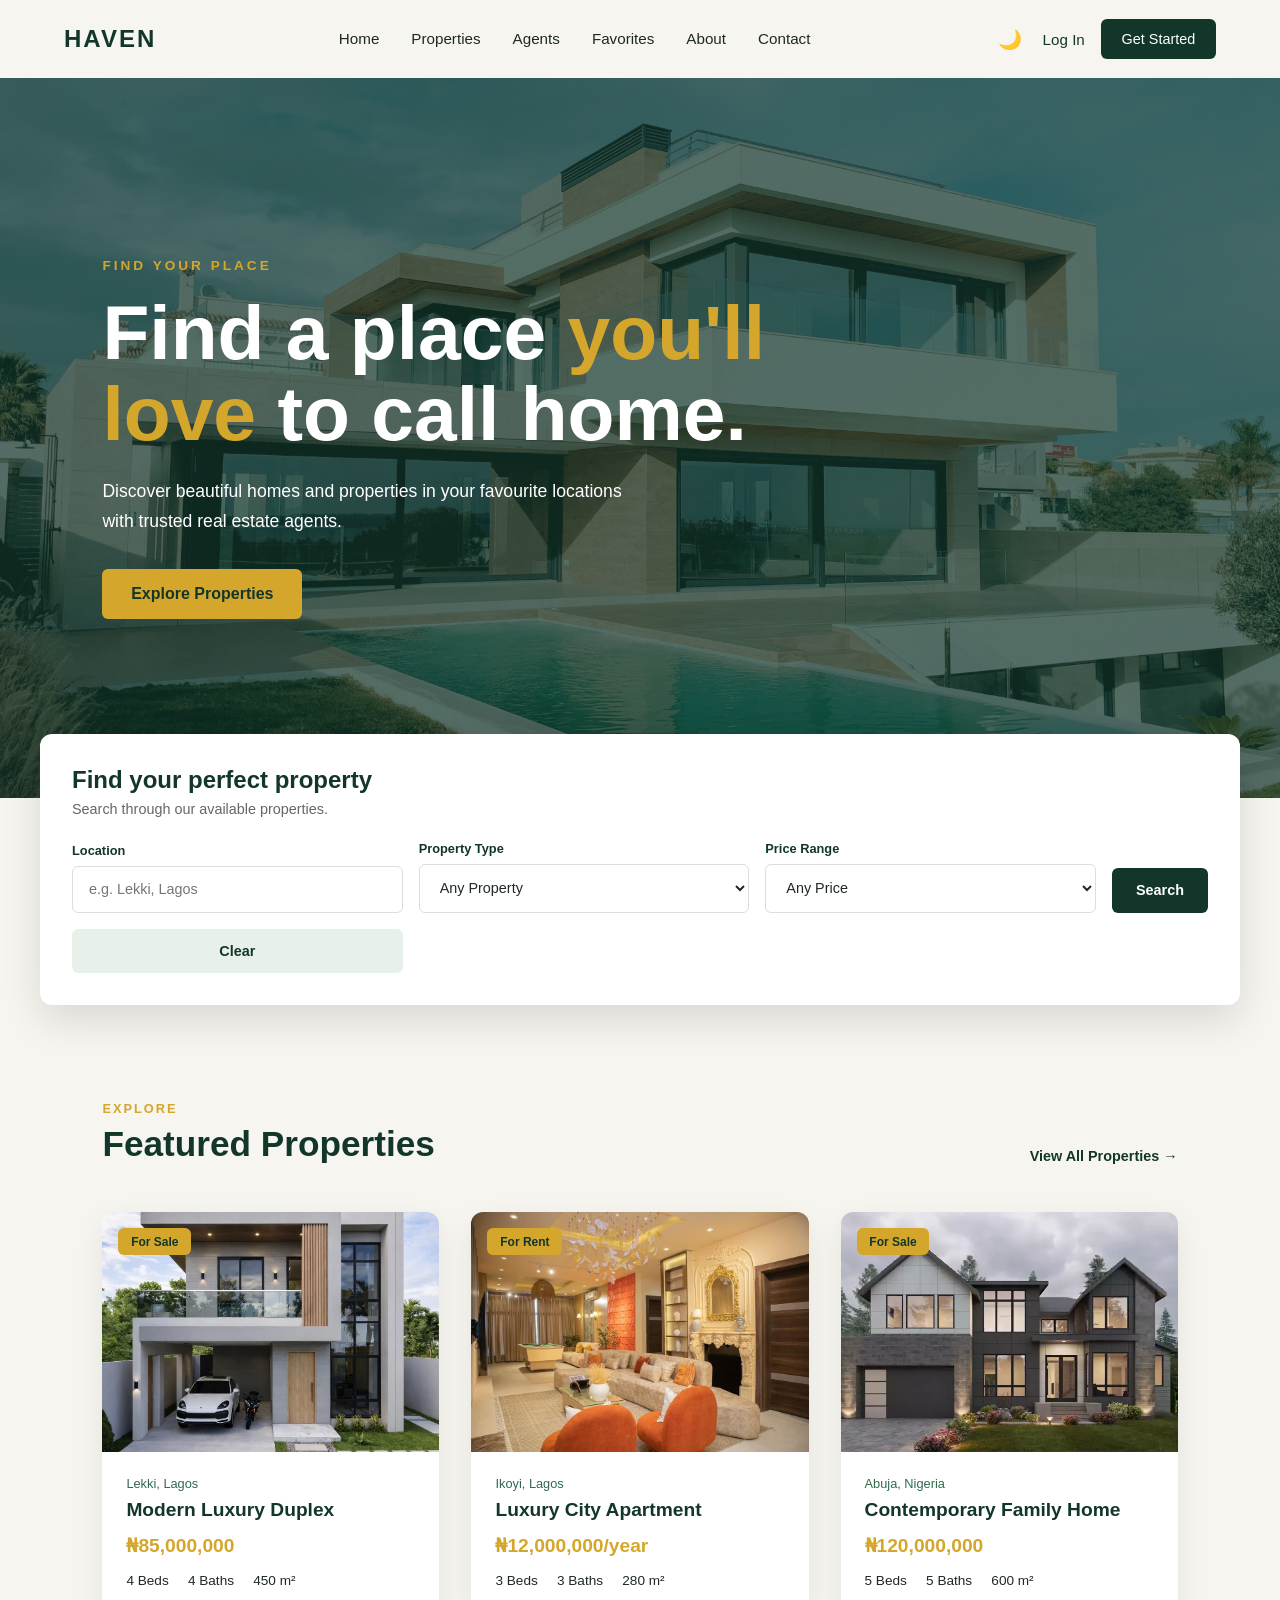
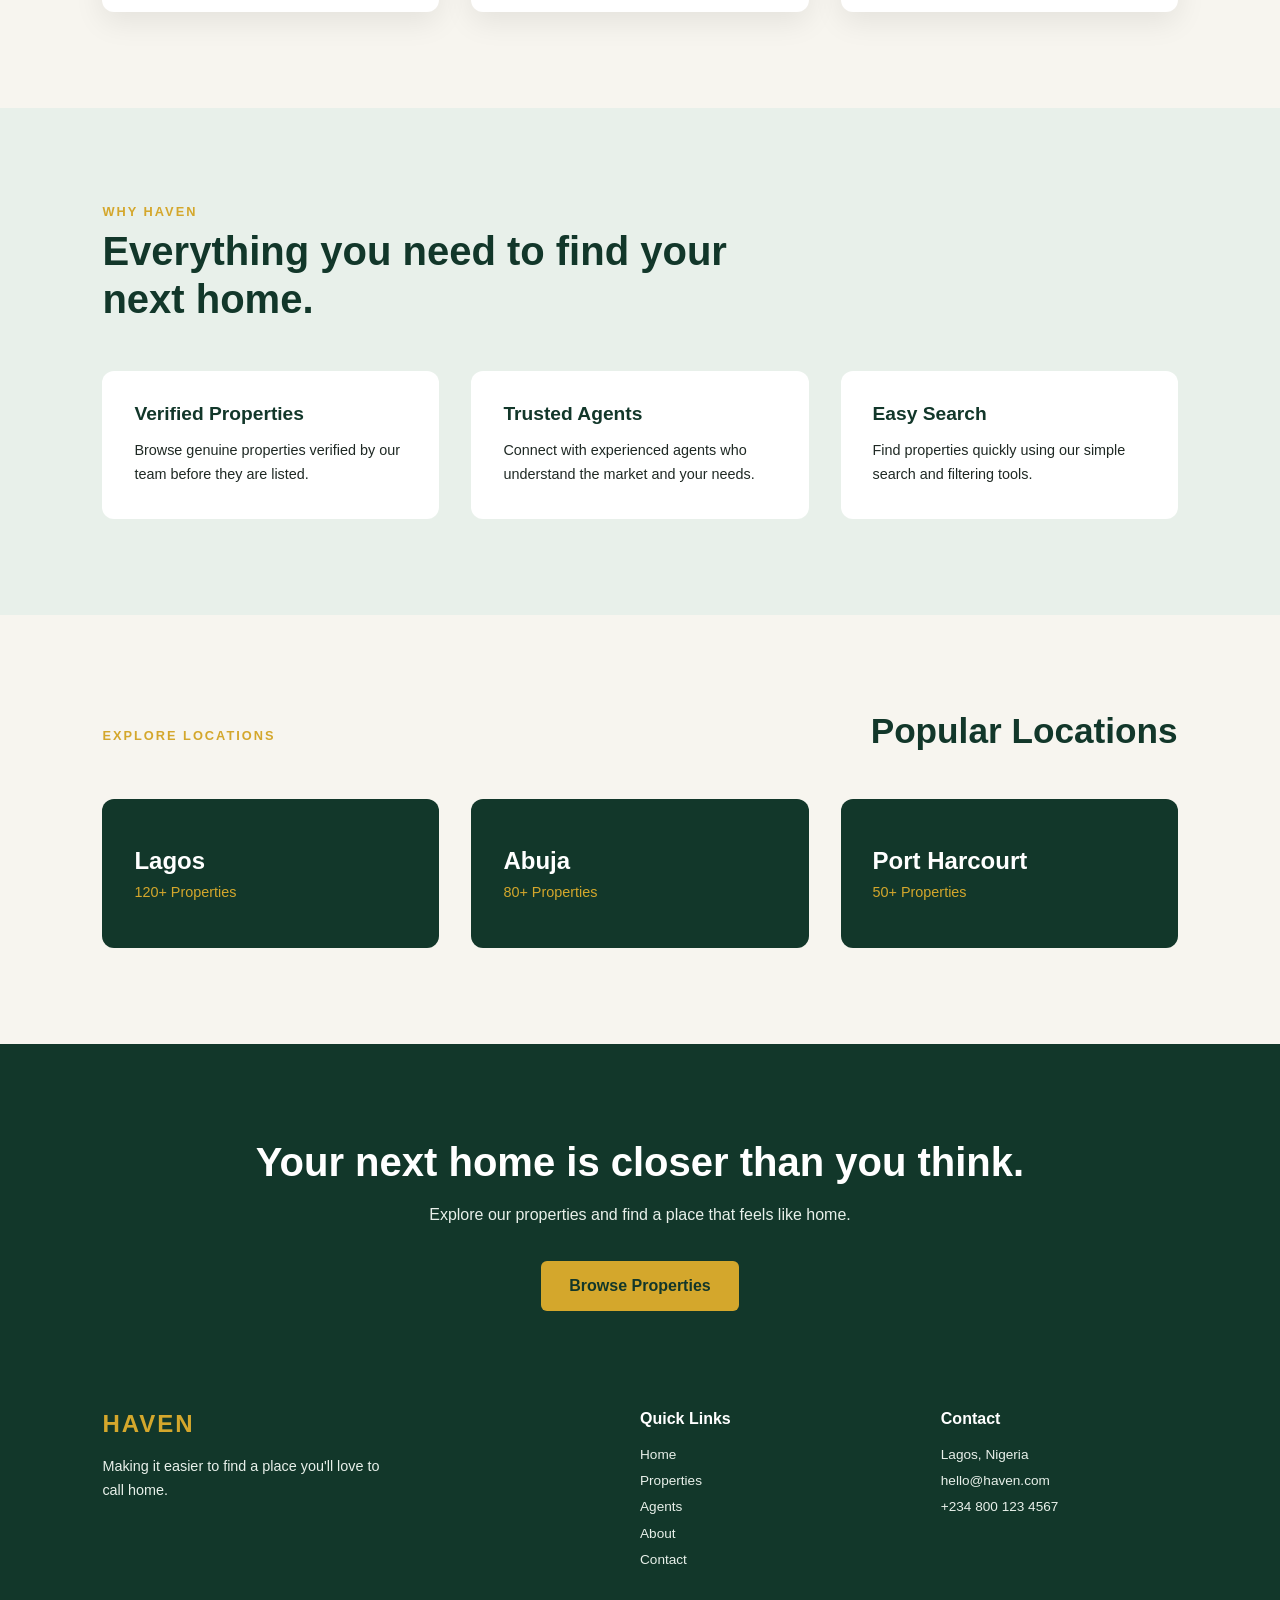
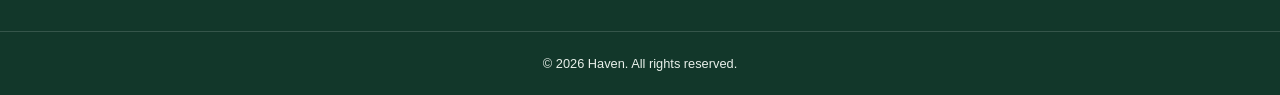
<file: index.html>
<!DOCTYPE html>
<html lang="en">

<head>
    <meta charset="UTF-8">
    <meta name="viewport" content="width=device-width, initial-scale=1.0">
    <title>Haven — Find Your Perfect Home</title>
    <link rel="stylesheet" href="css/style.css">
</head>

<body>
   <header id="header"></header>
    <main>
        <section class="hero">
            <div class="hero-content">
                <p class="hero-label">FIND YOUR PLACE</p>
                <h1>
                    Find a place
                    <span>you'll love</span>
                    to call home.
                </h1>
                <p class="hero-text">
                    Discover beautiful homes and properties in your
                    favourite locations with trusted real estate agents.
                </p>
                <a href="properties.html" class="hero-btn">
                    Explore Properties
                </a>
            </div>
        </section>

        <section class="property-search">
            <div class="search-header">
                <h2>Find your perfect property</h2>
                <p>Search through our available properties.</p>
            </div>
            <form class="search-form">
                <div class="search-field">
                    <label for="location">Location</label>
                    <input type="text" id="location" placeholder="e.g. Lekki, Lagos">
                </div>
                <div class="search-field">
                    <label for="property-type">Property Type</label>
                    <select id="property-type">
                        <option value="">Any Property</option>
                        <option value="house">House</option>
                        <option value="apartment">Apartment</option>
                        <option value="duplex">Duplex</option>
                        <option value="land">Land</option>
                    </select>
                </div>
                <div class="search-field">
                    <label for="price">Price Range</label>
                    <select id="price">
                        <option value="">Any Price</option>
                        <option value="under-50m">Under ₦50M</option>
                        <option value="50m-100m">₦50M - ₦100M</option>
                        <option value="100m-200m">₦100M - ₦200M</option>
                        <option value="over-200m">₦200M+</option>
                    </select>
                </div>
                <button type="submit" class="search-btn">
                    Search
                </button>
                <button type="button" class="clear-search">
                    Clear
                </button>
            </form>
        </section>

        <section class="featured-properties">
            <div class="section-heading">
                <div>
                    <p>EXPLORE</p>
                    <h2>Featured Properties</h2>
                </div>
                <a href="properties.html">View All Properties →</a>
            </div>
            <div class="property-grid">
                <article class="property-card" data-id="1" data-location="lekki, lagos" data-type="duplex" data-price="85000000">
                    <div class="property-image">
                        <img src="images/property1.png" alt="Modern luxury house">
                        <span class="property-status">For Sale</span>
                    </div>
                    <div class="property-info">
                        <p class="property-location">Lekki, Lagos</p>
                        <h3>Modern Luxury Duplex</h3>
                        <p class="property-price">₦85,000,000</p>
                        <div class="property-details">
                            <span>4 Beds</span>
                            <span>4 Baths</span>
                            <span>450 m²</span>
                        </div>
                    </div>
                </article>
                <article class="property-card" data-id="2" data-location="ikoyi, lagos" data-type="apartment" data-price="12000000">
                    <div class="property-image">
                        <img src="images/property2.png" alt="Luxury apartment">
                        <span class="property-status">For Rent</span>
                    </div>
                    <div class="property-info">
                        <p class="property-location">Ikoyi, Lagos</p>

                        <h3>Luxury City Apartment</h3>

                        <p class="property-price">₦12,000,000/year</p>

                        <div class="property-details">
                            <span>3 Beds</span>
                            <span>3 Baths</span>
                            <span>280 m²</span>
                        </div>
                    </div>

                </article>
                <article class="property-card" data-id="3" data-location="abuja" data-type="house" data-price="120000000">
                    <div class="property-image">
                        <img src="images/property3.png" alt="Contemporary family home">
                        <span class="property-status">For Sale</span>
                    </div>
                    <div class="property-info">
                        <p class="property-location">Abuja, Nigeria</p>
                        <h3>Contemporary Family Home</h3>
                        <p class="property-price">₦120,000,000</p>
                        <div class="property-details">
                            <span>5 Beds</span>
                            <span>5 Baths</span>
                            <span>600 m²</span>
                        </div>
                    </div>
                </article>
            </div>
            <p class="no-results">No properties found. Try adjusting your search.</p>
        </section>
        <section class="why-us">
            <div class="section-heading">
                <p>WHY HAVEN</p>
                <h2>Everything you need to find your next home.</h2>
            </div>
            <div class="benefits">
                <div class="benefit">
                    <h3>Verified Properties</h3>
                    <p>
                        Browse genuine properties verified by our team
                        before they are listed.
                    </p>
                </div>
                <div class="benefit">
                    <h3>Trusted Agents</h3>
                    <p>
                        Connect with experienced agents who understand
                        the market and your needs.
                    </p>
                </div>
                <div class="benefit">
                    <h3>Easy Search</h3>
                    <p>
                        Find properties quickly using our simple
                        search and filtering tools.
                    </p>
                </div>
            </div>
        </section>
        <section class="locations">
            <div class="section-heading">
                <p>EXPLORE LOCATIONS</p>
                <h2>Popular Locations</h2>
            </div>
            <div class="location-grid">
                <div class="location-card">
                    <h3>Lagos</h3>
                    <p>120+ Properties</p>
                </div>
                <div class="location-card">
                    <h3>Abuja</h3>
                    <p>80+ Properties</p>
                </div>
                <div class="location-card">
                    <h3>Port Harcourt</h3>
                    <p>50+ Properties</p>
                </div>
            </div>
        </section>
        <section class="cta">
            <h2>Your next home is closer than you think.</h2>
            <p>
                Explore our properties and find a place
                that feels like home.
            </p>
            <a href="properties.html">Browse Properties</a>
        </section>
    </main>
       <header id="footer"></header>
    <button class="scroll-top" aria-label="Scroll to top">↑</button>
    <script src="js/script.js"></script>
</body>

</html>
</file>
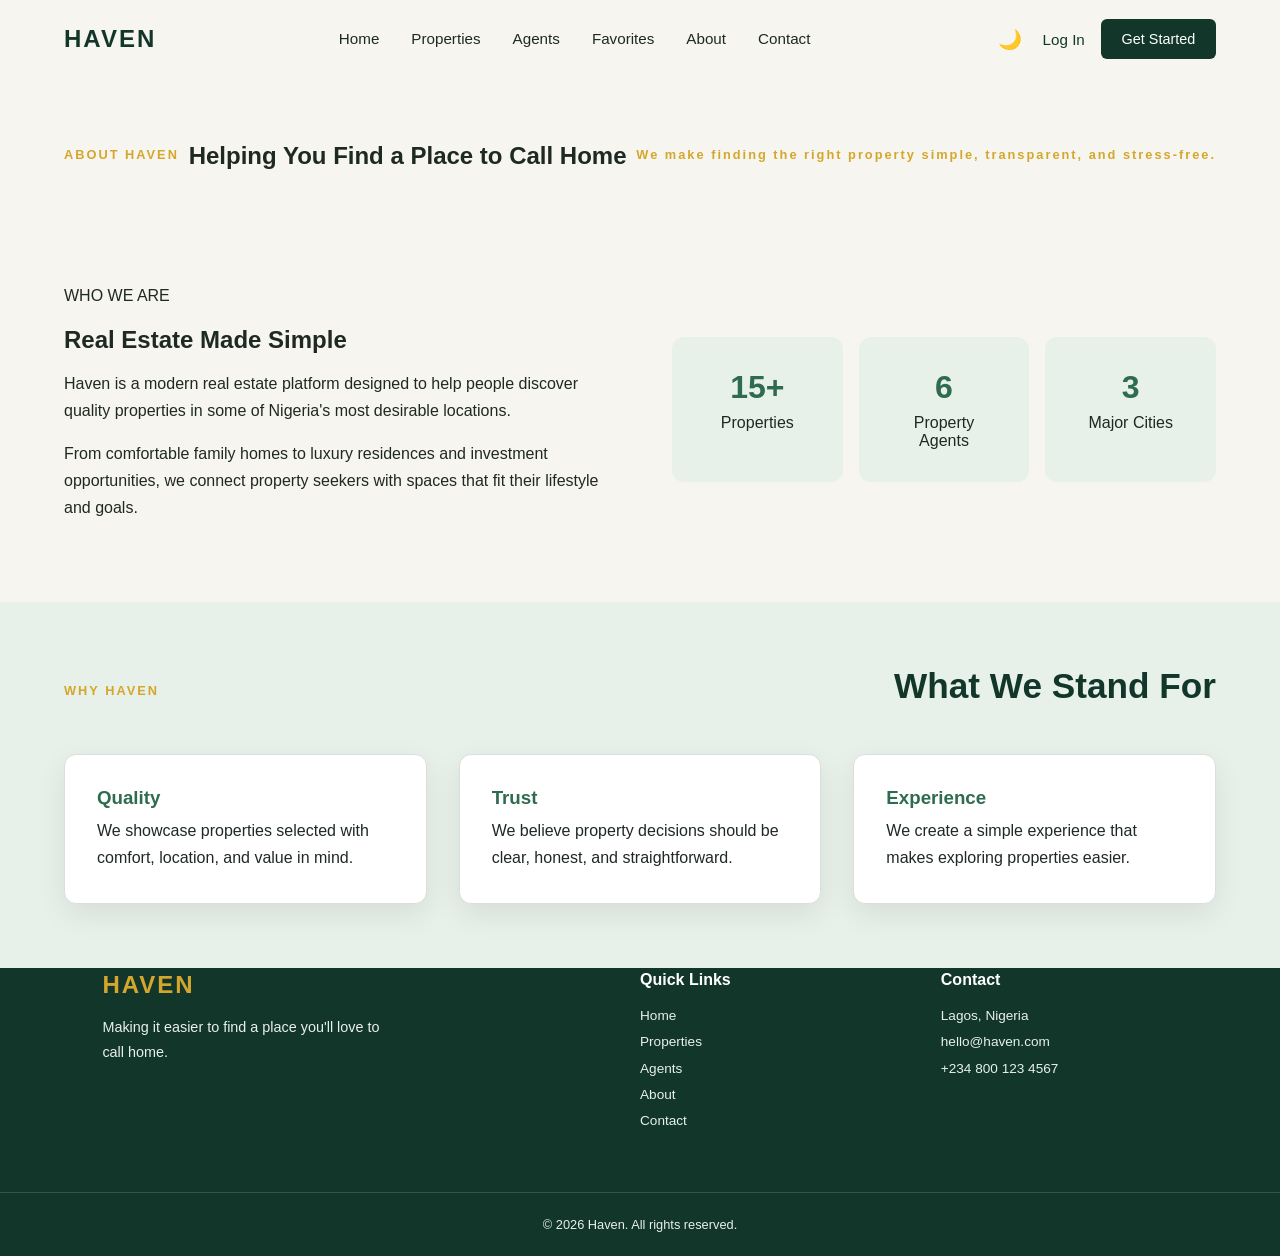
<file: about.html>
<!DOCTYPE html>
<html lang="en">
<head>
    <meta charset="UTF-8">
    <meta name="viewport" content="width=device-width, initial-scale=1.0">
    <title>About | Haven</title>
    <link rel="stylesheet" href="css/style.css">
    <link rel="stylesheet" href="css/about.css">
</head>
<body>
    <div id="header"></div>
    <main>
        <section class="about-hero">
            <div class="section-heading">
                <p class="section-label">ABOUT HAVEN</p>
                <h1>Helping You Find a Place to Call Home</h1>
                <p>We make finding the right property simple, transparent, and stress-free.</p>
            </div>
        </section>
        <section class="about-section">
            <div class="about-content">
                <div class="about-text">
                    <p class="section-label">WHO WE ARE</p>
                    <h2>Real Estate Made Simple</h2>
                    <p>Haven is a modern real estate platform designed to help people discover quality properties in some of Nigeria's most desirable locations.</p>
                    <p>From comfortable family homes to luxury residences and investment opportunities, we connect property seekers with spaces that fit their lifestyle and goals.</p>
                </div>
                <div class="about-highlight">
                    <div>
                        <h3>15+</h3>
                        <p>Properties</p>
                    </div>
                    <div>
                        <h3>6</h3>
                        <p>Property Agents</p>
                    </div>
                    <div>
                        <h3>3</h3>
                        <p>Major Cities</p>
                    </div>
                </div>
            </div>
        </section>
        <section class="about-values">
            <div class="section-heading">
                <p class="section-label">WHY HAVEN</p>
                <h2>What We Stand For</h2>
            </div>
            <div class="values-grid">
                <article class="value-card">
                    <h3>Quality</h3>
                    <p>We showcase properties selected with comfort, location, and value in mind.</p>
                </article>
                <article class="value-card">
                    <h3>Trust</h3>
                    <p>We believe property decisions should be clear, honest, and straightforward.</p>
                </article>
                <article class="value-card">
                    <h3>Experience</h3>
                    <p>We create a simple experience that makes exploring properties easier.</p>
                </article>
            </div>
        </section>
    </main>
    <button class="scroll-top">↑</button>
    <div id="footer"></div>
    <script src="js/script.js"></script>
</body>
</html>
</file>
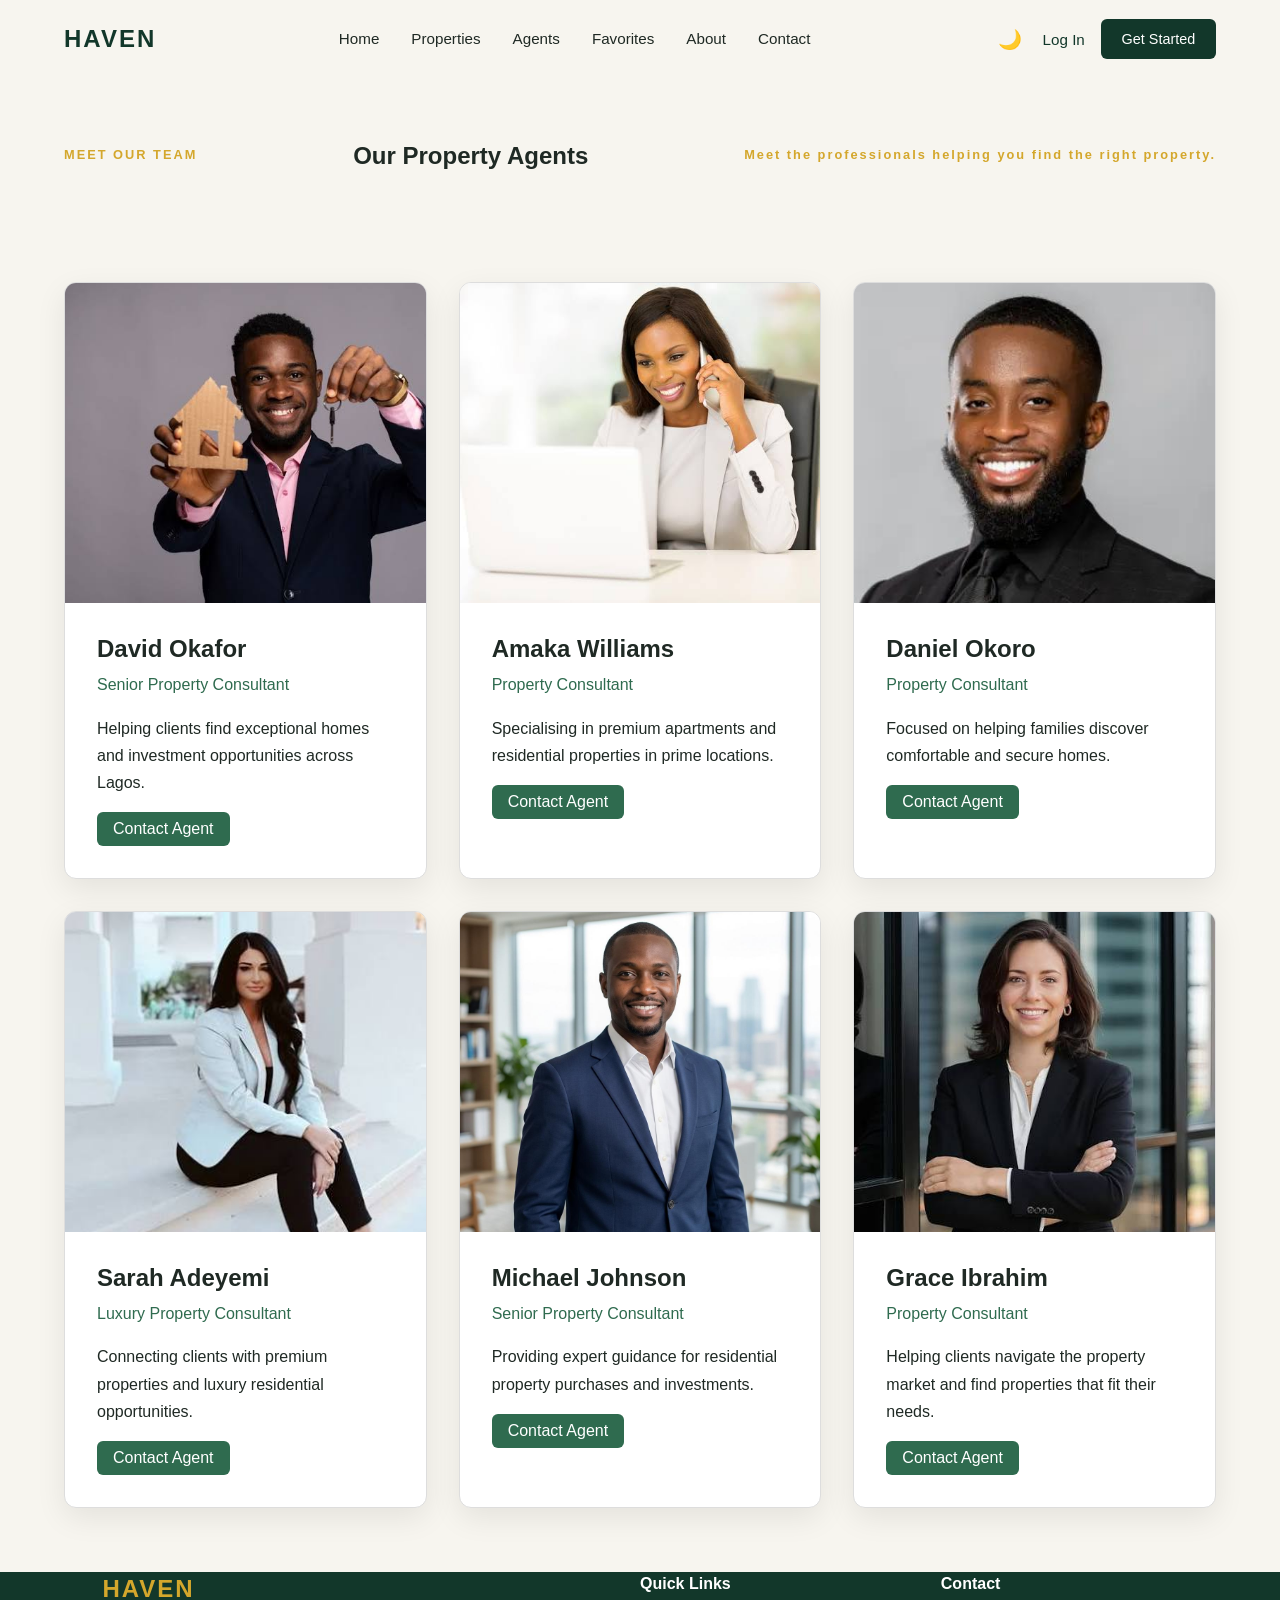
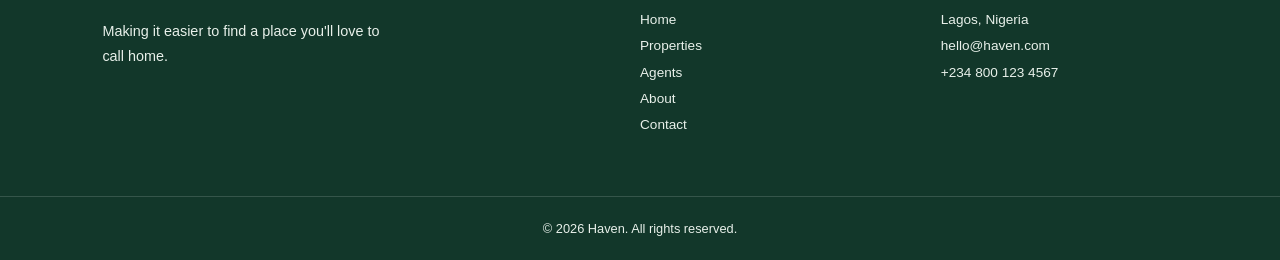
<file: agents.html>
<!DOCTYPE html>
<html lang="en">
<head>
    <meta charset="UTF-8">
    <meta name="viewport" content="width=device-width, initial-scale=1.0">
    <title>Agents | Haven</title>
    <link rel="stylesheet" href="css/style.css">
    <link rel="stylesheet" href="css/agents.css">
</head>
<body>
    <div id="header"></div>
    <main>
        <section class="agents-hero">
            <div class="section-heading">
                <p class="section-label">MEET OUR TEAM</p>
                <h1>Our Property Agents</h1>
                <p>Meet the professionals helping you find the right property.</p>
            </div>
        </section>
        <section class="agents-section">
            <div class="agents-grid">
                <article class="agent-card">
                    <div class="agent-image">
                        <img src="images/agent1.png" alt="David Okafor">
                    </div>
                    <div class="agent-content">
                        <h2>David Okafor</h2>
                        <p class="agent-role">Senior Property Consultant</p>
                        <p>Helping clients find exceptional homes and investment opportunities across Lagos.</p>
                        <a href="contact.html" class="details-btn">Contact Agent</a>
                    </div>
                </article>
                <article class="agent-card">
                    <div class="agent-image">
                        <img src="images/agent4.png" alt="Amaka Williams">
                    </div>
                    <div class="agent-content">
                        <h2>Amaka Williams</h2>
                        <p class="agent-role">Property Consultant</p>
                        <p>Specialising in premium apartments and residential properties in prime locations.</p>
                        <a href="contact.html" class="details-btn">Contact Agent</a>
                    </div>
                </article>
                <article class="agent-card">
                    <div class="agent-image">
                        <img src="images/agent3.png" alt="Daniel Okoro">
                    </div>
                    <div class="agent-content">
                        <h2>Daniel Okoro</h2>
                        <p class="agent-role">Property Consultant</p>
                        <p>Focused on helping families discover comfortable and secure homes.</p>
                        <a href="contact.html" class="details-btn">Contact Agent</a>
                    </div>
                </article>
                <article class="agent-card">
                    <div class="agent-image">
                        <img src="images/agent5.png" alt="Sarah Adeyemi">
                    </div>
                    <div class="agent-content">
                        <h2>Sarah Adeyemi</h2>
                        <p class="agent-role">Luxury Property Consultant</p>
                        <p>Connecting clients with premium properties and luxury residential opportunities.</p>
                        <a href="contact.html" class="details-btn">Contact Agent</a>
                    </div>
                </article>
                <article class="agent-card">
                    <div class="agent-image">
                        <img src="images/agent2.png" alt="Michael Johnson">
                    </div>
                    <div class="agent-content">
                        <h2>Michael Johnson</h2>
                        <p class="agent-role">Senior Property Consultant</p>
                        <p>Providing expert guidance for residential property purchases and investments.</p>
                        <a href="contact.html" class="details-btn">Contact Agent</a>
                    </div>
                </article>
                <article class="agent-card">
                    <div class="agent-image">
                        <img src="images/agent6.png" alt="Grace Ibrahim">
                    </div>
                    <div class="agent-content">
                        <h2>Grace Ibrahim</h2>
                        <p class="agent-role">Property Consultant</p>
                        <p>Helping clients navigate the property market and find properties that fit their needs.</p>
                        <a href="contact.html" class="details-btn">Contact Agent</a>
                    </div>
                </article>
            </div>
        </section>
    </main>
    <button class="scroll-top">↑</button>
    <div id="footer"></div>
    <script src="js/script.js"></script>
</body>
</html>
</file>
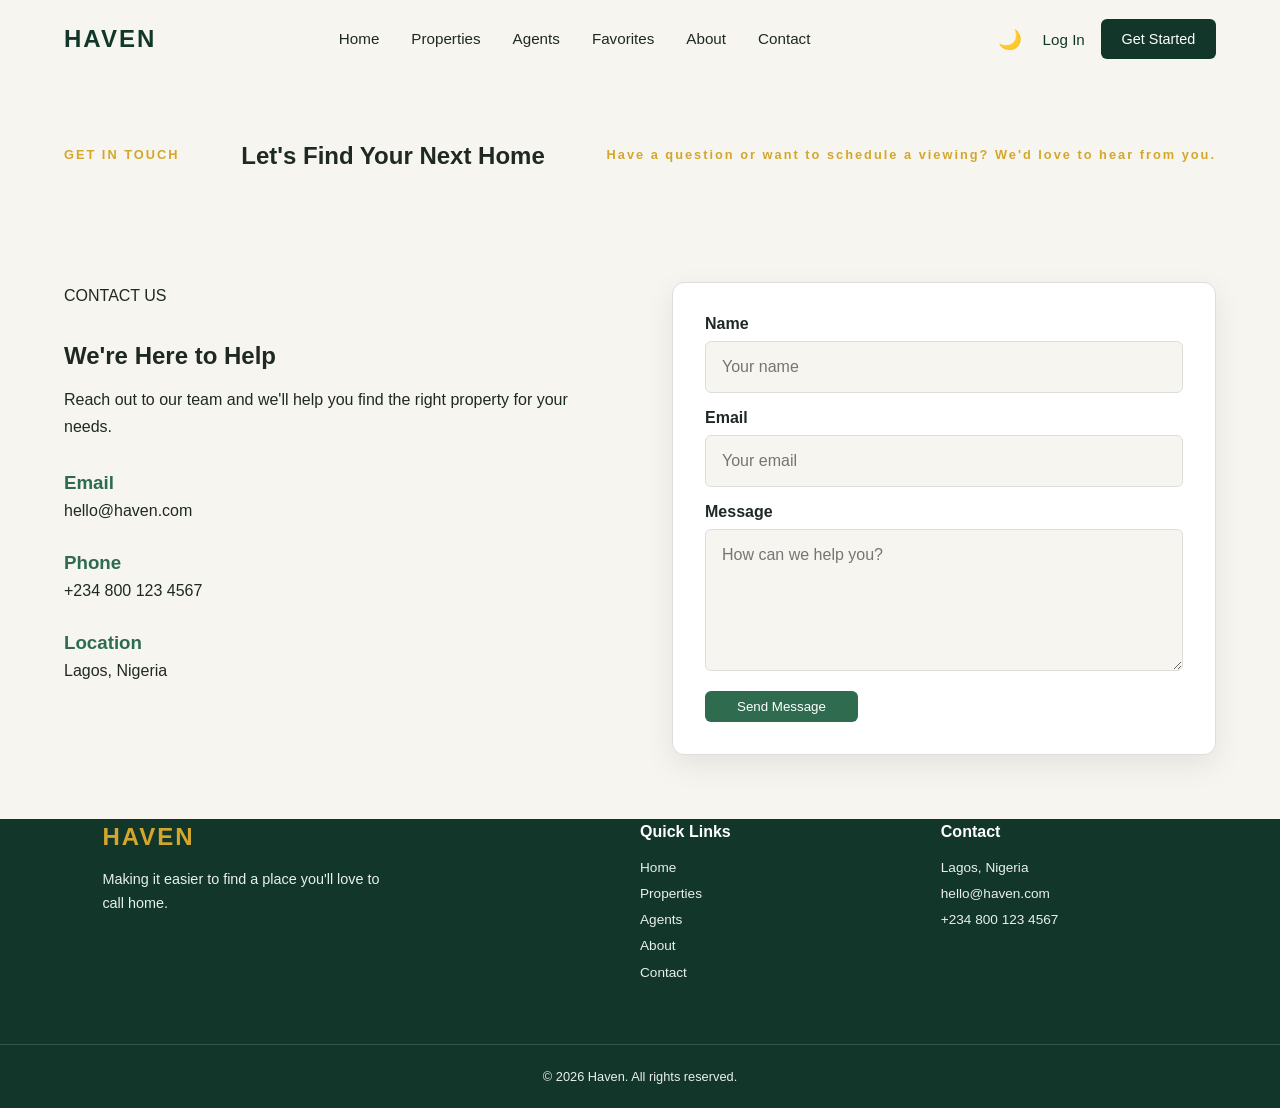
<file: contact.html>
<!DOCTYPE html>
<html lang="en">
<head>
    <meta charset="UTF-8">
    <meta name="viewport" content="width=device-width, initial-scale=1.0">
    <title>Contact | Haven</title>
    <link rel="stylesheet" href="css/style.css">
    <link rel="stylesheet" href="css/contact.css">
</head>
<body>
    <div id="header"></div>
    <main>
        <section class="contact-hero">
            <div class="section-heading">
                <p class="section-label">GET IN TOUCH</p>
                <h1>Let's Find Your Next Home</h1>
                <p>Have a question or want to schedule a viewing? We'd love to hear from you.</p>
            </div>
        </section>
        <section class="contact-section">
            <div class="contact-content">
                <div class="contact-info">
                    <p class="section-label">CONTACT US</p>
                    <h2>We're Here to Help</h2>
                    <p>Reach out to our team and we'll help you find the right property for your needs.</p>
                    <div class="contact-item">
                        <h3>Email</h3>
                        <p>hello@haven.com</p>
                    </div>
                    <div class="contact-item">
                        <h3>Phone</h3>
                        <p>+234 800 123 4567</p>
                    </div>
                    <div class="contact-item">
                        <h3>Location</h3>
                        <p>Lagos, Nigeria</p>
                    </div>
                </div>
                <form class="contact-form">
                    <div class="form-group">
                        <label for="name">Name</label>
                        <input type="text" id="name" placeholder="Your name" required>
                    </div>
                    <div class="form-group">
                        <label for="email">Email</label>
                        <input type="email" id="email" placeholder="Your email" required>
                    </div>
                    <div class="form-group">
                        <label for="message">Message</label>
                        <textarea id="message" rows="6" placeholder="How can we help you?" required></textarea>
                    </div>
                    <button type="submit" class="details-btn">Send Message</button>
                </form>
            </div>
        </section>
    </main>
    <button class="scroll-top">↑</button>
    <div id="footer"></div>
    <script src="js/script.js"></script>
</body>
</html>
</file>
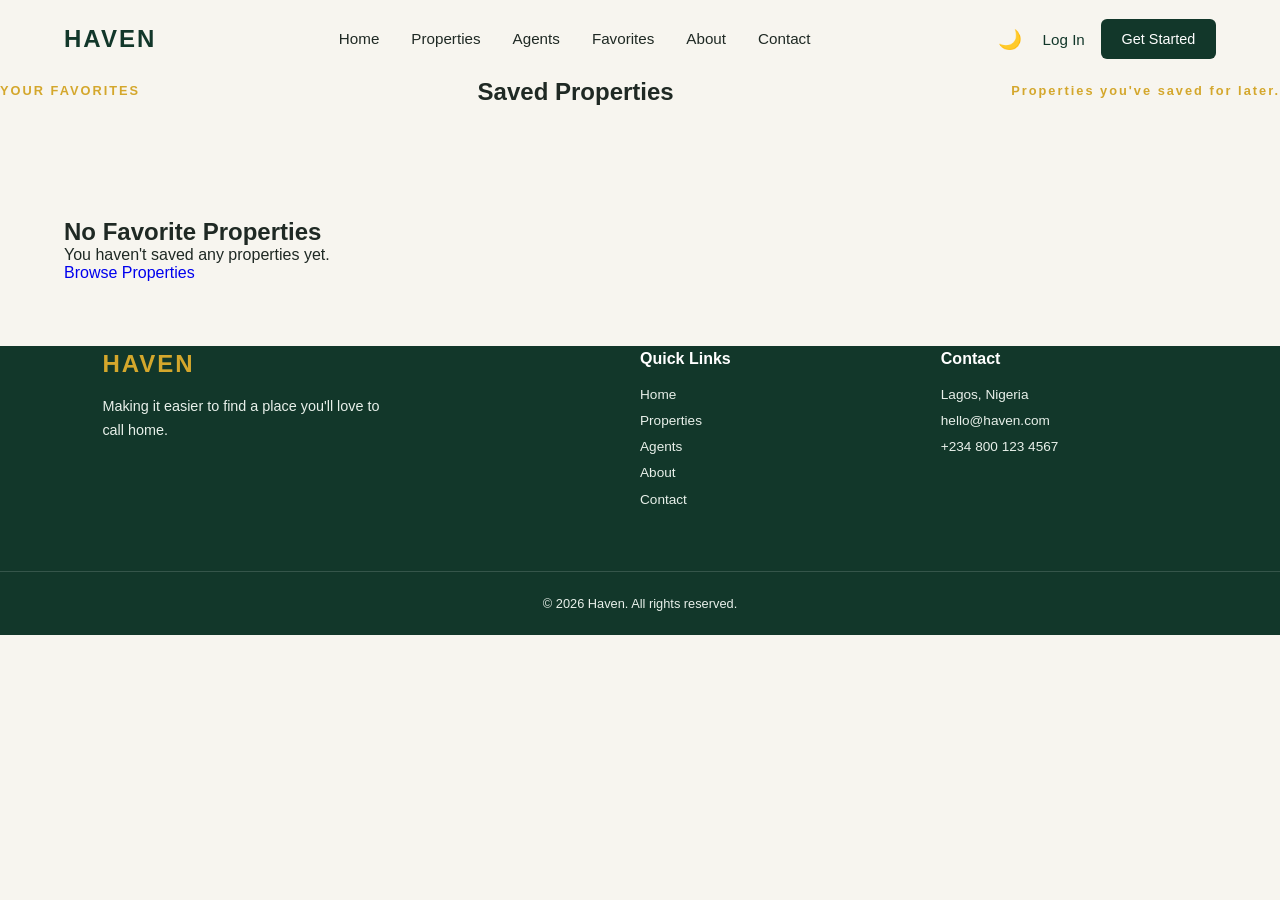
<file: favorite.html>
<!DOCTYPE html>
<html lang="en">
<head>
    <meta charset="UTF-8">
    <meta name="viewport" content="width=device-width, initial-scale=1.0">
    <title>Favorites | Haven</title>
    <link rel="stylesheet" href="css/style.css">
    <link rel="stylesheet" href="css/properties.css">
</head>
<body>
    <div id="header"></div>
    <main>
        <section class="favorites-hero">
            <div class="section-heading">
                <p class="section-label">YOUR FAVORITES</p>
                <h1>Saved Properties</h1>
                <p>Properties you've saved for later.</p>
            </div>
        </section>
        <section class="favorites-section">
            <div class="properties-grid" id="favorites-grid"></div>
            <div class="no-favorites" id="no-favorites">
                <h2>No Favorite Properties</h2>
                <p>You haven't saved any properties yet.</p>
                <a href="properties.html">Browse Properties</a>
            </div>
        </section>
    </main>
    <button class="scroll-top">↑</button>
    <div id="footer"></div>
    <script src="js/script.js"></script>
    <script src="js/properties-data.js"></script>
    <script src="js/favorite.js"></script>
</body>
</html>
</file>
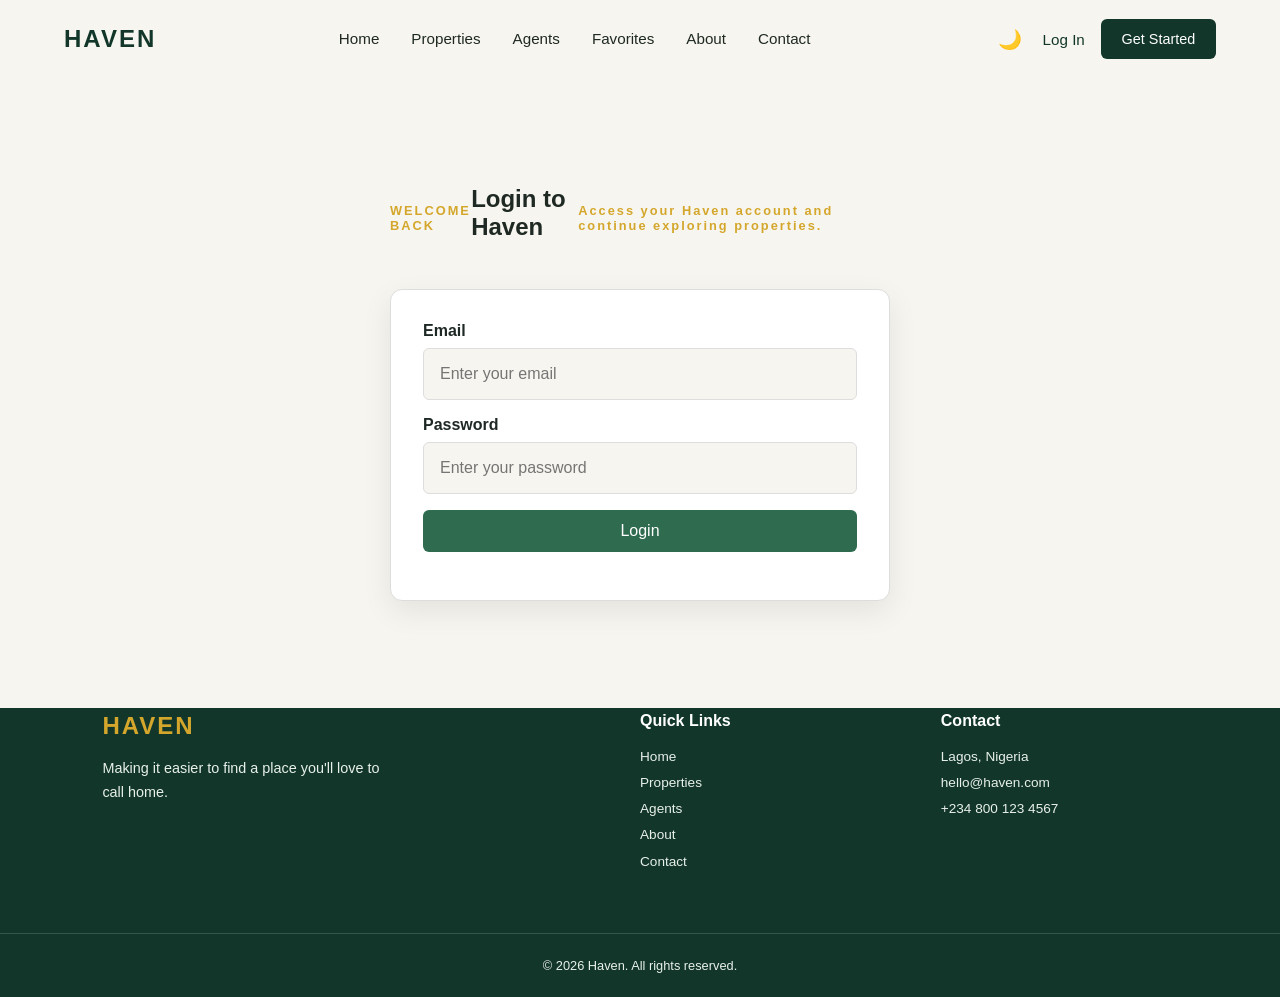
<file: login.html>
<!DOCTYPE html>
<html lang="en">
<head>
    <meta charset="UTF-8">
    <meta name="viewport" content="width=device-width, initial-scale=1.0">
    <title>Login | Haven</title>
    <link rel="stylesheet" href="css/style.css">
    <link rel="stylesheet" href="css/login.css">
</head>
<body>
    <div id="header"></div>
    <main>
        <section class="login-section">
            <div class="login-container">
                <div class="section-heading">
                    <p class="section-label">WELCOME BACK</p>
                    <h1>Login to Haven</h1>
                    <p>Access your Haven account and continue exploring properties.</p>
                </div>
                <form class="login-form" id="loginForm">
                    <div class="form-group">
                        <label for="email">Email</label>
                        <input type="email" id="email" placeholder="Enter your email">
                        <small class="error-message" id="emailError"></small>
                    </div>
                    <div class="form-group">
                        <label for="password">Password</label>
                        <input type="password" id="password" placeholder="Enter your password">
                        <small class="error-message" id="passwordError"></small>
                    </div>
                    <button type="submit" class="login-submit">Login</button>
                    <p class="login-message" id="loginMessage"></p>
                </form>
            </div>
        </section>
    </main>
    <div id="footer"></div>
    <script src="js/script.js"></script>
    <script src="js/login.js"></script>
</body>
</html>
</file>
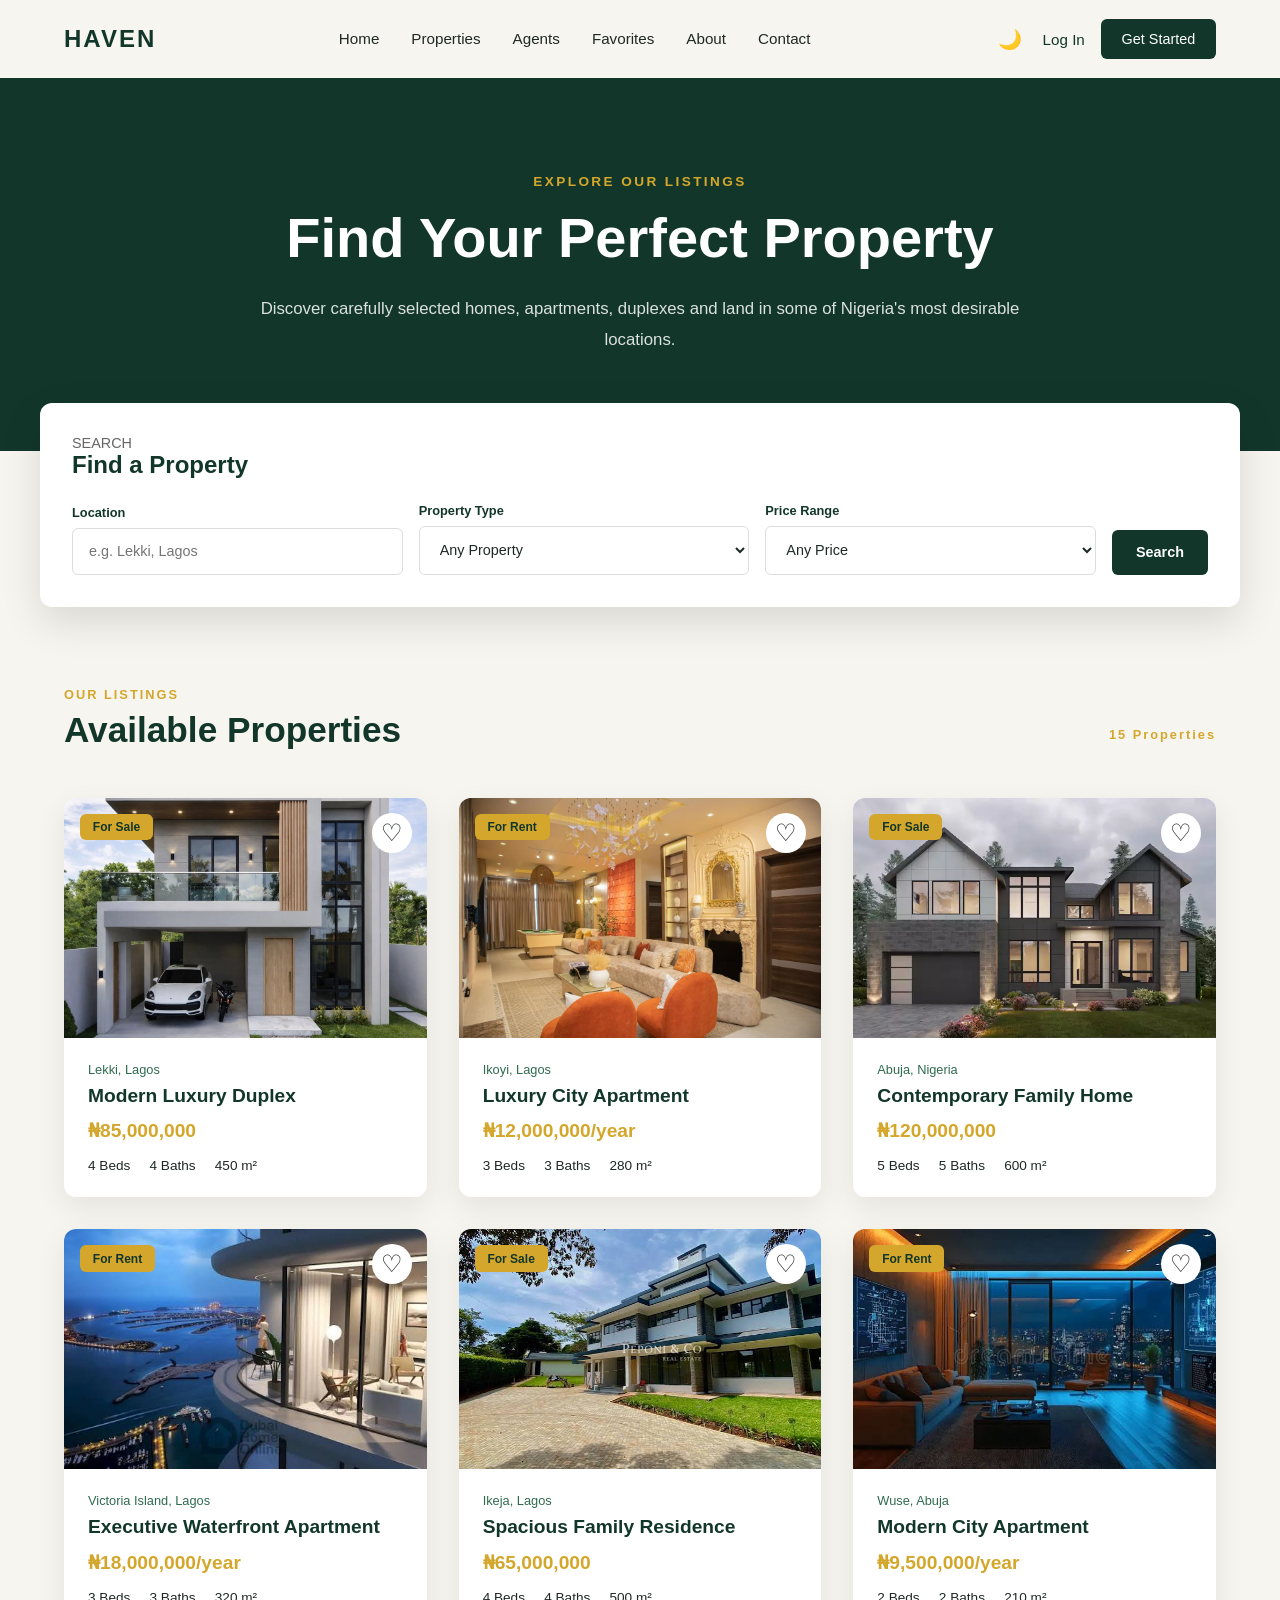
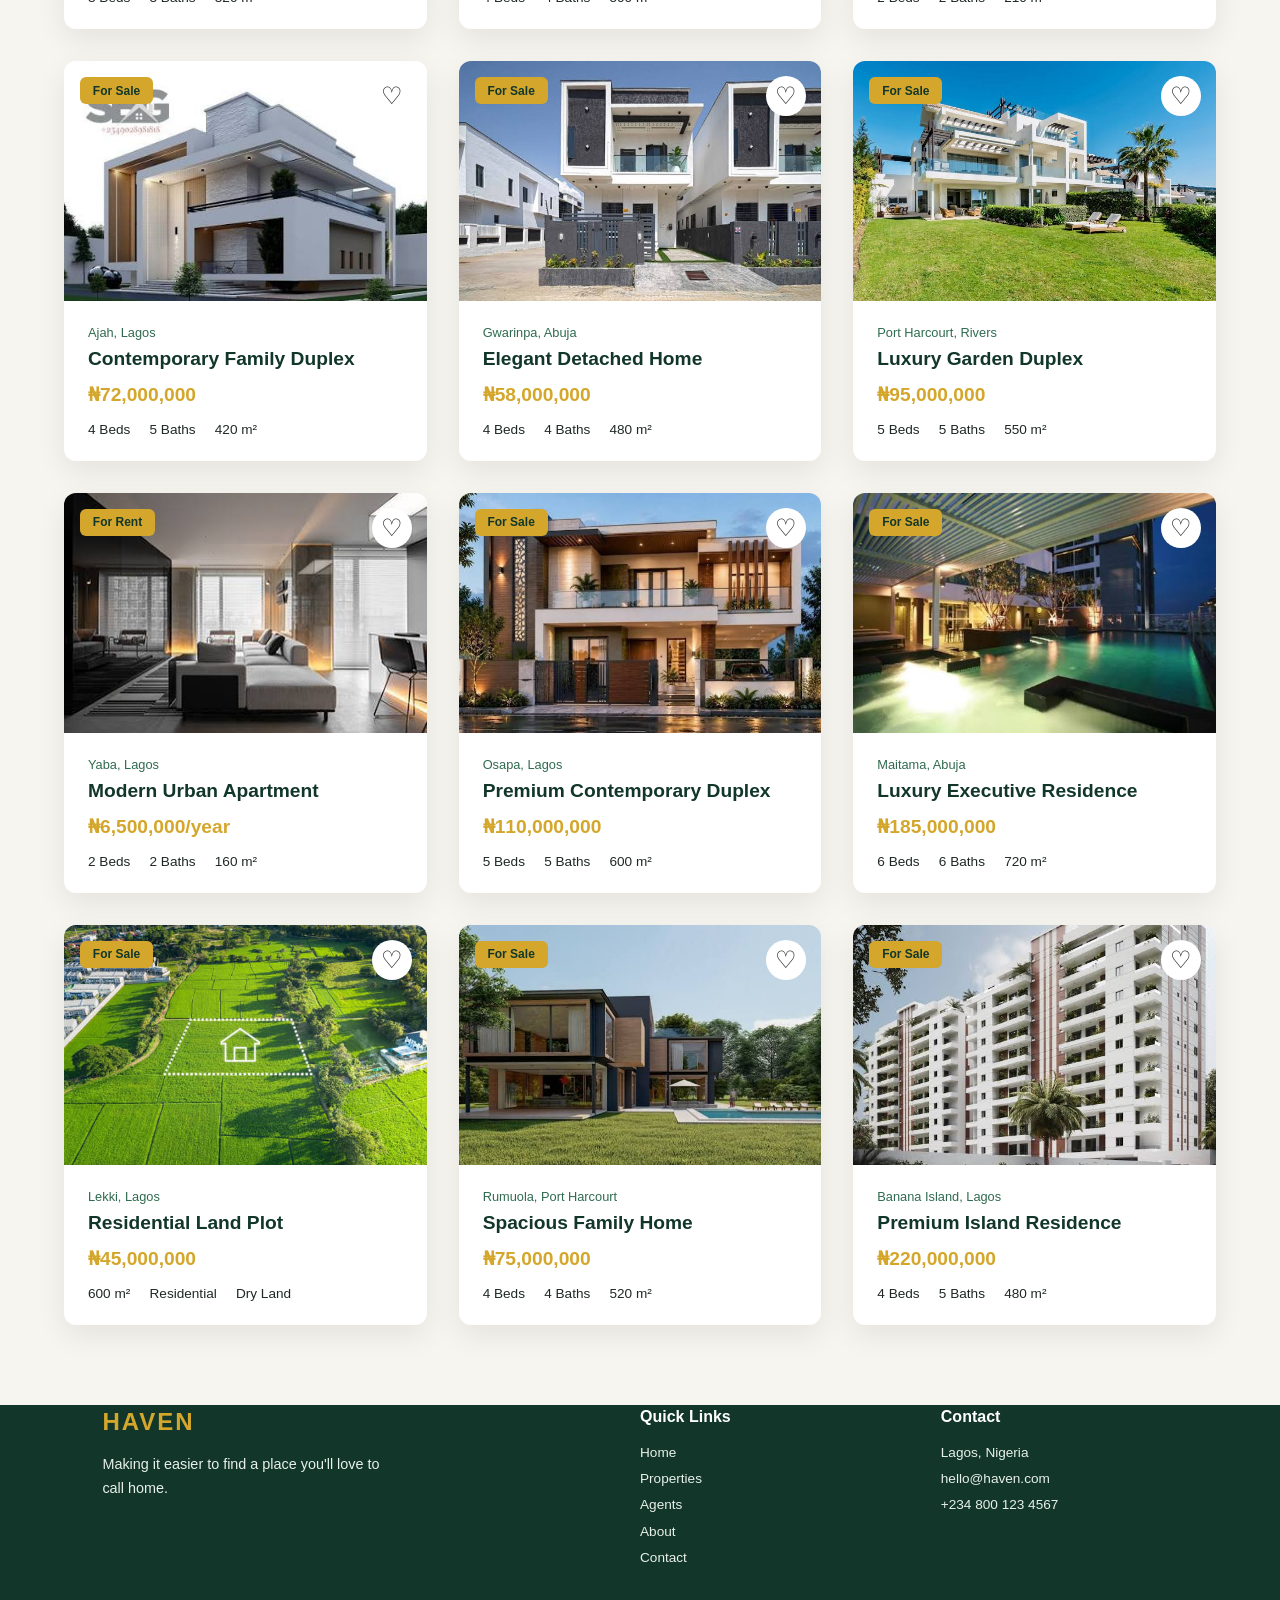
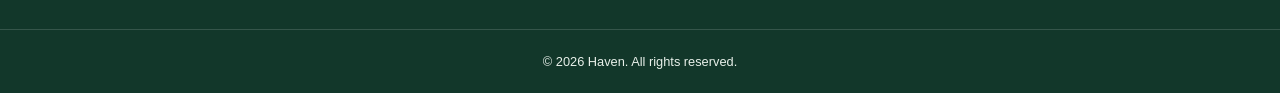
<file: properties.html>
<!DOCTYPE html>
<html lang="en">
<head>
    <meta charset="UTF-8">
    <meta name="viewport" content="width=device-width, initial-scale=1.0">
    <title>Properties | Haven</title>
    <link rel="stylesheet" href="css/style.css">
    <link rel="stylesheet" href="css/properties.css">
</head>
<body>
    <div id="header"></div>

    <main>
        <section class="page-hero">
            <div class="page-hero-content">
                <p>EXPLORE OUR LISTINGS</p>
                <h1>Find Your Perfect Property</h1>
                <p>Discover carefully selected homes, apartments, duplexes and land in some of Nigeria's most desirable locations.</p>
            </div>
        </section>
        <section class="property-search properties-search">
            <div class="search-header">
                <p>SEARCH</p>
                <h2>Find a Property</h2>
            </div>
            <form class="search-form">
                <div class="search-field">
                    <label for="location">Location</label>
                    <input type="text" id="location" placeholder="e.g. Lekki, Lagos">
                </div>
                <div class="search-field">
                    <label for="property-type">Property Type</label>
                    <select id="property-type">
                        <option value="">Any Property</option>
                        <option value="house">House</option>
                        <option value="apartment">Apartment</option>
                        <option value="duplex">Duplex</option>
                        <option value="land">Land</option>
                    </select>
                </div>
                <div class="search-field">
                    <label for="price">Price Range</label>
                    <select id="price">
                        <option value="">Any Price</option>
                        <option value="under-50m">Under ₦50M</option>
                        <option value="50m-100m">₦50M - ₦100M</option>
                        <option value="100m-200m">₦100M - ₦200M</option>
                        <option value="over-200m">₦200M+</option>
                    </select>
                </div>
                <button type="submit" class="search-btn">Search</button>
            </form>
        </section>
        <section class="properties-section">
            <div class="section-heading">
                <div>
                    <p>OUR LISTINGS</p>
                    <h2>Available Properties</h2>
                </div>
                <p class="property-count">15 Properties</p>
            </div>
            <div class="properties-grid">
                <article class="property-card" data-id="1" data-location="lekki, lagos" data-type="duplex" data-price="85000000">
                    <button class="favorite-btn">♡</button>
                    <div class="property-image">
                        <img src="images/property1.png" alt="Modern luxury duplex in Lekki">
                        <span class="property-status">For Sale</span>
                    </div>
                    <div class="property-info">
                        <p class="property-location">Lekki, Lagos</p>
                        <h3>Modern Luxury Duplex</h3>
                        <p class="property-price">₦85,000,000</p>
                        <div class="property-details">
                            <span>4 Beds</span>
                            <span>4 Baths</span>
                            <span>450 m²</span>
                        </div>
                    </div>
                </article>
                <article class="property-card" data-id="2"data-location="ikoyi, lagos" data-type="apartment" data-price="12000000">
                    <button class="favorite-btn">♡</button>
                    <div class="property-image">
                        <img src="images/property2.png" alt="Luxury city apartment in Ikoyi">
                        <span class="property-status">For Rent</span>
                    </div>
                    <div class="property-info">
                        <p class="property-location">Ikoyi, Lagos</p>
                        <h3>Luxury City Apartment</h3>
                        <p class="property-price">₦12,000,000/year</p>
                        <div class="property-details">
                            <span>3 Beds</span>
                            <span>3 Baths</span>
                            <span>280 m²</span>
                        </div>
                    </div>
                </article>
                <article class="property-card" data-id="3" data-location="abuja" data-type="house" data-price="120000000">
                    <button class="favorite-btn">♡</button>
                    <div class="property-image">
                        <img src="images/property3.png" alt="Contemporary family home in Abuja">
                        <span class="property-status">For Sale</span>
                    </div>
                    <div class="property-info">
                        <p class="property-location">Abuja, Nigeria</p>
                        <h3>Contemporary Family Home</h3>
                        <p class="property-price">₦120,000,000</p>
                        <div class="property-details">
                            <span>5 Beds</span>
                            <span>5 Baths</span>
                            <span>600 m²</span>
                        </div>
                    </div>
                </article>
                <article class="property-card" data-id="4" data-location="victoria island, lagos" data-type="apartment" data-price="18000000">
                    <button class="favorite-btn">♡</button>
                    <div class="property-image">
                        <img src="images/property4.png" alt="Executive waterfront apartment in Victoria Island">
                        <span class="property-status">For Rent</span>
                    </div>
                    <div class="property-info">
                        <p class="property-location">Victoria Island, Lagos</p>
                        <h3>Executive Waterfront Apartment</h3>
                        <p class="property-price">₦18,000,000/year</p>
                        <div class="property-details">
                            <span>3 Beds</span>
                            <span>3 Baths</span>
                            <span>320 m²</span>
                        </div>
                    </div>
                </article>
                <article class="property-card"data-id="5" data-location="ikeja, lagos" data-type="house" data-price="65000000">
                    <button class="favorite-btn">♡</button>
                    <div class="property-image">
                        <img src="images/property5.png" alt="Spacious family residence in Ikeja">
                        <span class="property-status">For Sale</span>
                    </div>
                    <div class="property-info">
                        <p class="property-location">Ikeja, Lagos</p>
                        <h3>Spacious Family Residence</h3>
                        <p class="property-price">₦65,000,000</p>
                        <div class="property-details">
                            <span>4 Beds</span>
                            <span>4 Baths</span>
                            <span>500 m²</span>
                        </div>
                    </div>
                </article>
                <article class="property-card" data-id="6"data-location="wuse, abuja" data-type="apartment" data-price="9500000">
                    <button class="favorite-btn">♡</button>
                    <div class="property-image">
                        <img src="images/property6.png" alt="Modern city apartment in Wuse">
                        <span class="property-status">For Rent</span>
                    </div>
                    <div class="property-info">
                        <p class="property-location">Wuse, Abuja</p>
                        <h3>Modern City Apartment</h3>
                        <p class="property-price">₦9,500,000/year</p>
                        <div class="property-details">
                            <span>2 Beds</span>
                            <span>2 Baths</span>
                            <span>210 m²</span>
                        </div>
                    </div>
                </article>
                <article class="property-card" data-id="7"data-location="ajah, lagos" data-type="duplex" data-price="72000000">
                    <button class="favorite-btn">♡</button>
                    <div class="property-image">
                        <img src="images/property7.png" alt="Contemporary family duplex in Ajah">
                        <span class="property-status">For Sale</span>
                    </div>
                    <div class="property-info">
                        <p class="property-location">Ajah, Lagos</p>
                        <h3>Contemporary Family Duplex</h3>
                        <p class="property-price">₦72,000,000</p>
                        <div class="property-details">
                            <span>4 Beds</span>
                            <span>5 Baths</span>
                            <span>420 m²</span>
                        </div>
                    </div>
                </article>
                <article class="property-card" data-id="8"data-location="gwarinpa, abuja" data-type="house" data-price="58000000">
                    <button class="favorite-btn">♡</button>
                    <div class="property-image">
                        <img src="images/property8.png" alt="Elegant detached home in Gwarinpa">
                        <span class="property-status">For Sale</span>
                    </div>
                    <div class="property-info">
                        <p class="property-location">Gwarinpa, Abuja</p>
                        <h3>Elegant Detached Home</h3>
                        <p class="property-price">₦58,000,000</p>
                        <div class="property-details">
                            <span>4 Beds</span>
                            <span>4 Baths</span>
                            <span>480 m²</span>
                        </div>
                    </div>
                </article>
                <article class="property-card" data-id="9"data-location="port harcourt" data-type="duplex" data-price="95000000">
                    <button class="favorite-btn">♡</button>
                    <div class="property-image">
                        <img src="images/property9.png" alt="Luxury garden duplex in Port Harcourt">
                        <span class="property-status">For Sale</span>
                    </div>
                    <div class="property-info">
                        <p class="property-location">Port Harcourt, Rivers</p>
                        <h3>Luxury Garden Duplex</h3>
                        <p class="property-price">₦95,000,000</p>
                        <div class="property-details">
                            <span>5 Beds</span>
                            <span>5 Baths</span>
                            <span>550 m²</span>
                        </div>
                    </div>
                </article>
                <article class="property-card" data-id="10"data-location="yaba, lagos" data-type="apartment" data-price="6500000">
                    <button class="favorite-btn">♡</button>
                    <div class="property-image">
                        <img src="images/property10.png" alt="Modern urban apartment in Yaba">
                        <span class="property-status">For Rent</span>
                    </div>
                    <div class="property-info">
                        <p class="property-location">Yaba, Lagos</p>
                        <h3>Modern Urban Apartment</h3>
                        <p class="property-price">₦6,500,000/year</p>
                        <div class="property-details">
                            <span>2 Beds</span>
                            <span>2 Baths</span>
                            <span>160 m²</span>
                        </div>
                    </div>
                </article>
                <article class="property-card" data-id="11"data-location="osapa, lagos" data-type="duplex" data-price="110000000">
                    <button class="favorite-btn">♡</button>
                    <div class="property-image">
                        <img src="images/property11.png" alt="Premium contemporary duplex in Osapa">
                        <span class="property-status">For Sale</span>
                    </div>
                    <div class="property-info">
                        <p class="property-location">Osapa, Lagos</p>
                        <h3>Premium Contemporary Duplex</h3>
                        <p class="property-price">₦110,000,000</p>
                        <div class="property-details">
                            <span>5 Beds</span>
                            <span>5 Baths</span>
                            <span>600 m²</span>
                        </div>
                    </div>
                </article>
                <article class="property-card"data-id="12" data-location="maitama, abuja" data-type="house" data-price="185000000">
                    <button class="favorite-btn">♡</button>
                    <div class="property-image">
                        <img src="images/property12.png" alt="Luxury executive residence in Maitama">
                        <span class="property-status">For Sale</span>
                    </div>
                    <div class="property-info">
                        <p class="property-location">Maitama, Abuja</p>
                        <h3>Luxury Executive Residence</h3>
                        <p class="property-price">₦185,000,000</p>
                        <div class="property-details">
                            <span>6 Beds</span>
                            <span>6 Baths</span>
                            <span>720 m²</span>
                        </div>
                    </div>
                </article>
                <article class="property-card"data-id="13"data-location="lekki, lagos" data-type="land" data-price="45000000">
                    <button class="favorite-btn">♡</button>
                    <div class="property-image">
                        <img src="images/property13.png" alt="Residential land plot in Lekki">
                        <span class="property-status">For Sale</span>
                    </div>
                    <div class="property-info">
                        <p class="property-location">Lekki, Lagos</p>
                        <h3>Residential Land Plot</h3>
                        <p class="property-price">₦45,000,000</p>
                        <div class="property-details">
                            <span>600 m²</span>
                            <span>Residential</span>
                            <span>Dry Land</span>
                        </div>
                    </div>
                </article>
                <article class="property-card" data-id="14"data-location="rumuola, port harcourt" data-type="house" data-price="75000000">
                    <button class="favorite-btn">♡</button>
                    <div class="property-image">
                        <img src="images/property14.png" alt="Spacious family home in Rumuola">
                        <span class="property-status">For Sale</span>
                    </div>
                    <div class="property-info">
                        <p class="property-location">Rumuola, Port Harcourt</p>
                        <h3>Spacious Family Home</h3>
                        <p class="property-price">₦75,000,000</p>
                        <div class="property-details">
                            <span>4 Beds</span>
                            <span>4 Baths</span>
                            <span>520 m²</span>
                        </div>
                    </div>
                </article>
                <article class="property-card" data-id="15"data-location="banana island, lagos" data-type="apartment" data-price="220000000">
                    <button class="favorite-btn">♡</button>
                    <div class="property-image">
                        <img src="images/property15.png" alt="Premium island residence in Banana Island">
                        <span class="property-status">For Sale</span>
                    </div>
                    <div class="property-info">
                        <p class="property-location">Banana Island, Lagos</p>
                        <h3>Premium Island Residence</h3>
                        <p class="property-price">₦220,000,000</p>
                        <div class="property-details">
                            <span>4 Beds</span>
                            <span>5 Baths</span>
                            <span>480 m²</span>
                        </div>
                    </div>
                </article>
            </div>
            <p class="no-results">No properties found. Try adjusting your search.</p>
        </section>
    </main>
    <div id="footer"></div>
    <button class="scroll-top" aria-label="Scroll to top">↑</button>
    <script src="js/script.js"></script>
    <script src="js/properties.js"></script>
</body>
</html>
</file>
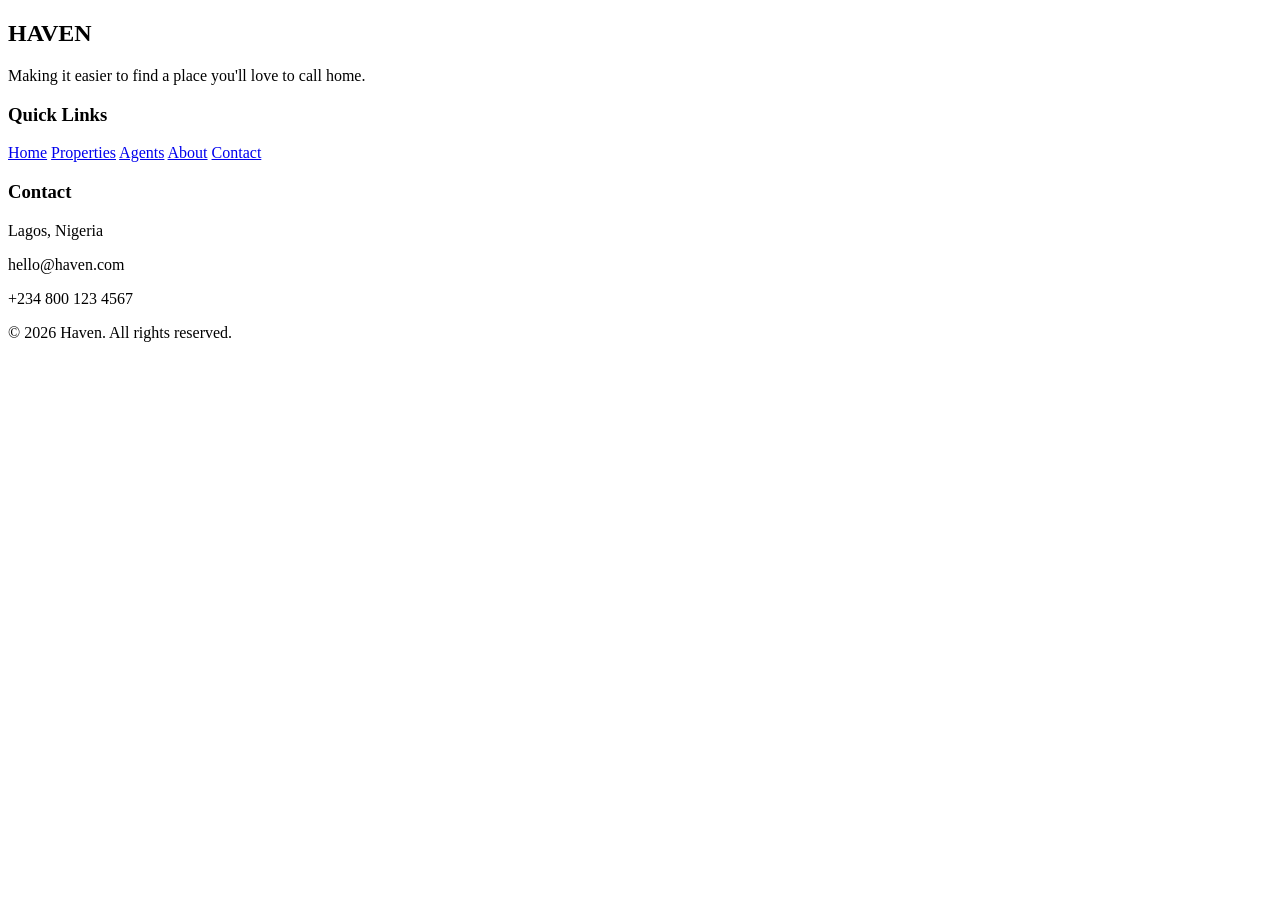
<file: components/footer.html>
<!DOCTYPE html>
<html lang="en">
<head>
    <meta charset="UTF-8">
    <meta name="viewport" content="width=device-width, initial-scale=1.0">
    <title>Document</title>
</head>
<body>
    <footer>
        <div class="footer-content">
            <div class="footer-brand">
                <h2>HAVEN</h2>
                <p>
                    Making it easier to find a place
                    you'll love to call home.
                </p>
            </div>
            <div class="footer-links">
                <h3>Quick Links</h3>
                <a href="index.html">Home</a>
                <a href="properties.html">Properties</a>
                <a href="agents.html">Agents</a>
                <a href="about.html">About</a>
                <a href="contact.html">Contact</a>
            </div>
            <div class="footer-contact">
                <h3>Contact</h3>
                <p>Lagos, Nigeria</p>
                <p>hello@haven.com</p>
                <p>+234 800 123 4567</p>
            </div>
        </div>
        <div class="footer-bottom">
            <p>© 2026 Haven. All rights reserved.</p>
        </div>
    </footer>
</body>
</html>
</file>
<file: css/style.css>
:root {
    --primary-color: #12372A;
    --secondary-color: #D4A72C;
    --accent-color: #2F6B4F;
    --background-color: #F7F5EF;
    --light-green: #E8F0EA;
    --text-color: #1F2924;
    --white: #FFFFFF;
    --muted-text: #666666;
    --border-color: #DDDDDD;
    --shadow-light: 0 10px 30px rgba(0, 0, 0, 0.08);
    --shadow-medium: 0 15px 40px rgba(0, 0, 0, 0.12);
    --font-main: Arial, sans-serif;

    --spacing-sm: 0.5rem;
    --spacing-md: 1rem;
    --spacing-lg: 2rem;
    --spacing-xl: 4rem;

    --radius-sm: 6px;
    --radius-md: 12px;

    --transition: 0.3s ease;
     --menu-size: 1.8rem;
    --menu-padding: 0.3rem;

    --dark-background: #111814;
    --dark-surface: #1B241F;
    --dark-text: #F7F5EF;
    --dark-border: #34423A;
    --dark-section: #18231D;
    --dark-muted-text: #C8D2CC;

    --scroll-size: 3rem;
    --scroll-bottom: 1.5rem;
    --scroll-right: 1.5rem;

    --no-results-color: #666666;

    --favorite-bg: #ffffff;
    --favorite-color: #121914;
    --favorite-size: 40px;

    --login-max-width: 500px;
    --login-padding: 5rem 5%;
    --login-button-padding: 0.75rem;

    --error-color: #c62828;
    --dark-background: #111814;
    --dark-nav-dropdown: #1B241F;
}
* {
    margin: 0;
    padding: 0;
    box-sizing: border-box;
}
.scroll-top {
    position: fixed;
    bottom: var(--scroll-bottom);
    right: var(--scroll-right);
    width: var(--scroll-size);
    height: var(--scroll-size);
    border: none;
    border-radius: 50%;
    background-color: var(--secondary-color);
    color: var(--primary-color);
    font-size: 1.3rem;
    font-weight: 700;
    cursor: pointer;
    display: none;
    align-items: center;
    justify-content: center;
    z-index: 999;
    transition: var(--transition);
}
.scroll-top:hover {
    background-color: var(--primary-color);
    color: var(--white);
}
.scroll-top.show {
    display: flex;
}
html {
    scroll-behavior: smooth;
}
body {
    font-family: var(--font-main);
    color: var(--text-color);
    background-color: var(--background-color);
}
a {
    text-decoration: none;
}
#header {
    position: sticky;
    top: 0;
    z-index: 1000;
}
header {
    width: 100%;
    background-color: var(--background-color);
}
nav {
     position: relative;
    max-width: 1400px;
    margin: 0 auto;
    padding: 1.2rem 5%;
    display: flex;
    align-items: center;
    justify-content: space-between;
}
.logo {
    font-size: 1.5rem;
    font-weight: 800;
    color: var(--primary-color);
    letter-spacing: 2px;
}
.nav-links {
    display: flex;
    align-items: center;
    gap: 2rem;
    list-style: none;
}
.nav-links a {
    color: var(--text-color);
    font-size: 0.95rem;
    transition: var(--transition);
}
.nav-links a:hover {
    color: var(--secondary-color);
}
.nav-buttons {
    display: flex;
    align-items: center;
    gap: 1rem;
}
.login-btn {
    color: var(--primary-color);
    font-size: 0.95rem;
}
.signup-btn {
    background-color: var(--primary-color);
    color: var(--white);
    padding: 0.75rem 1.3rem;
    border-radius: var(--radius-sm);
    font-size: 0.9rem;
    transition: var(--transition);
}
.signup-btn:hover {
    background-color: var(--secondary-color);
}
.theme-toggle {
    border: none;
    background: none;
    color: var(--primary-color);
    font-size: 1.2rem;
    cursor: pointer;
    padding: 0.3rem;
    transition: var(--transition);
}
.theme-toggle:hover {
    color: var(--secondary-color);
}
.menu-toggle {
    display: none;
    background: none;
    border: none;
    color: var(--primary-color);
    font-size: var(--menu-size);
    padding: var(--menu-padding);
    cursor: pointer;
}
.hero {
    min-height: 80vh;
    background-image:
        linear-gradient(
            rgba(18, 55, 42, 0.72),
            rgba(18, 55, 42, 0.72)
        ),
        url("../images/hero.png");
    background-size: cover;
    background-position: center;
    background-repeat: no-repeat;
    display: flex;
    align-items: center;
    padding: 5rem 8%;
}
.hero-content {
    max-width: 700px;
    color: var(--white);
}
.hero-label {
    color: var(--secondary-color);
    font-size: 0.85rem;
    font-weight: 700;
    letter-spacing: 3px;
    margin-bottom: 1.2rem;
}
.hero h1 {
    font-size: clamp(3rem, 6vw, 5.5rem);
    line-height: 1.05;
    margin-bottom: 1.5rem;
}
.hero h1 span {
    color: var(--secondary-color);
}
.hero-text {
    max-width: 550px;
    font-size: 1.1rem;
    line-height: 1.7;
    margin-bottom: 2rem;
}
.hero-btn {
    display: inline-block;
    background-color: var(--secondary-color);
    color: var(--primary-color);

    padding: 1rem 1.8rem;
    border-radius: var(--radius-sm);

    font-weight: 700;
    transition: var(--transition);
}
.hero-btn:hover {
    background-color: var(--white);
}
.property-search {
    max-width: 1200px;
    margin: -4rem auto 0;
    position: relative;
    z-index: 2;
    background-color: var(--white);
    padding: 2rem;
    border-radius: var(--radius-md);
    box-shadow: var(--shadow-medium);
}
.search-header {
    margin-bottom: 1.5rem;
}
.search-header h2 {
    color: var(--primary-color);
    font-size: 1.5rem;
    margin-bottom: 0.4rem;
}
.search-header p {
      color: var(--muted-text);
    font-size: 0.9rem;
}
.search-form {
    display: grid;
    grid-template-columns: 1fr 1fr 1fr auto;
    gap: 1rem;
    align-items: end;
}
.search-field {
    display: flex;
    flex-direction: column;
    gap: 0.5rem;
}
.search-field label {
    font-size: 0.8rem;
    font-weight: 700;
    color: var(--primary-color);
}
.search-field input,
.search-field select {
    width: 100%;
    padding: 0.9rem 1rem;
    border: 1px solid var(--border-color);
    border-radius: var(--radius-sm);
    background-color: var(--white);
    color: var(--text-color);
    font-size: 0.9rem;
    outline: none;
}
.search-field input:focus,
.search-field select:focus {
    border-color: var(--secondary-color);
}
.search-btn {
    border: none;
    cursor: pointer;
    background-color: var(--primary-color);
    color: var(--white);
    padding: 0.9rem 1.5rem;
    border-radius: var(--radius-sm);
    font-size: 0.9rem;
    font-weight: 700;
    transition: var(--transition);
}
.search-btn:hover {
    background-color: var(--secondary-color);
    color: var(--primary-color);
}
.clear-search {
    border: none;
    cursor: pointer;
    background-color: var(--light-green);
    color: var(--primary-color);
    padding: 0.9rem 1.5rem;
    border-radius: var(--radius-sm);
    font-size: 0.9rem;
    font-weight: 700;
    transition: var(--transition);
}
.clear-search:hover {
    background-color: var(--primary-color);
    color: var(--white);
}
.featured-properties {
    padding: 6rem 8%;
}
.section-heading {
    display: flex;
    align-items: end;
    justify-content: space-between;
    margin-bottom: 3rem;
}
.section-heading p {
    color: var(--secondary-color);
    font-size: 0.8rem;
    font-weight: 700;
    letter-spacing: 2px;
    margin-bottom: 0.5rem;
}
.section-heading h2 {
    color: var(--primary-color);
    font-size: 2.2rem;
}
.section-heading a {
    color: var(--primary-color);
    font-size: 0.9rem;
    font-weight: 700;
    transition: var(--transition);
}
.section-heading a:hover {
    color: var(--secondary-color);
}
.property-grid {
    display: grid;
    grid-template-columns: repeat(3, 1fr);
    gap: 2rem;
}
.property-card {
    position: relative;
    background-color: var(--white);
    border-radius: var(--radius-md);
    overflow: hidden;
    box-shadow: var(--shadow-light);
    transition: var(--transition);
}
.property-card:hover {
    transform: translateY(-8px);
}
.property-image {
    position: relative;
    height: 15rem;
}
.property-image img {
    width: 100%;
    height: 100%;
    object-fit: cover;
    display: block;
}
.property-status {
    position: absolute;
    top: 1rem;
    left: 1rem;
    background-color: var(--secondary-color);
    color: var(--primary-color);
    padding: 0.4rem 0.8rem;
    border-radius: var(--radius-sm);
    font-size: 0.75rem;
    font-weight: 700;
}
.property-info {
    padding: 1.5rem;
}
.property-location {
    color: var(--accent-color);
    font-size: 0.8rem;
    margin-bottom: 0.5rem;
}
.property-info h3 {
    color: var(--primary-color);
    font-size: 1.2rem;
    margin-bottom: 0.8rem;
}
.property-price {
    color: var(--secondary-color);
    font-size: 1.2rem;
    font-weight: 800;
    margin-bottom: 1rem;
}
.property-details {
    display: flex;
    gap: 1.2rem;
    color: var(--text-color);
    font-size: 0.85rem;
}
.why-us {
    background-color: var(--light-green);
    padding: 6rem 8%;
}
.why-us .section-heading {
    display: block;
    max-width: 700px;
    margin-bottom: 3rem;
}
.why-us .section-heading p {
    color: var(--secondary-color);
    font-size: 0.8rem;
    font-weight: 700;
    letter-spacing: 2px;
    margin-bottom: 0.5rem;
}
.why-us .section-heading h2 {
    color: var(--primary-color);
    font-size: 2.5rem;
    line-height: 1.2;
}
.benefits {
    display: grid;
    grid-template-columns: repeat(3, 1fr);
    gap: 2rem;
}
.benefit {
    background-color: var(--white);
    padding: 2rem;
    border-radius: var(--radius-md);
    transition: var(--transition);
}
.benefit:hover {
    transform: translateY(-6px);
}
.benefit h3 {
    color: var(--primary-color);
    font-size: 1.2rem;
    margin-bottom: 0.8rem;
}
.benefit p {
    color: var(--text-color);
    font-size: 0.9rem;
    line-height: 1.7;
}
.locations {
    padding: 6rem 8%;
}
.location-grid {
    display: grid;
    grid-template-columns: repeat(3, 1fr);
    gap: 2rem;
}
.location-card {
    background-color: var(--primary-color);
    padding: 3rem 2rem;
    border-radius: var(--radius-md);
    transition: var(--transition);
}
.location-card:hover {
    transform: translateY(-6px);
    background-color: var(--accent-color);
}
.location-card h3 {
    color: var(--white);
    font-size: 1.5rem;
    margin-bottom: 0.6rem;
}
.location-card p {
    color: var(--secondary-color);
    font-size: 0.9rem;
}
.cta {
    background-color: var(--primary-color);
    color: var(--white);
    text-align: center;
    padding: 6rem 8%;
}
.cta h2 {
    font-size: 2.5rem;
    margin-bottom: 1rem;
}
.cta p {
    max-width: 550px;
    margin: 0 auto 2rem;
    color: var(--light-green);
    line-height: 1.7;
}
.cta a {
    display: inline-block;
    background-color: var(--secondary-color);
    color: var(--primary-color);
    padding: 1rem 1.8rem;
    border-radius: var(--radius-sm);
    font-weight: 700;
    transition: var(--transition);
}
.cta a:hover {
    background-color: var(--white);
}
footer {
    background-color: var(--primary-color);
    color: var(--white);
}
.footer-content {
    max-width: 1400px;
    margin: 0 auto;
    padding: 0.2rem 8% 4rem;
    display: grid;
    grid-template-columns: 2fr 1fr 1fr;
    gap: 4rem;
}
.footer-brand h2 {
    color: var(--secondary-color);
    font-size: 1.5rem;
    letter-spacing: 2px;
    margin-bottom: 1rem;
}
.footer-brand p {
    max-width: 300px;
    color: var(--light-green);
    line-height: 1.7;
    font-size: 0.9rem;
}
.footer-links,
.footer-contact {
    display: flex;
    flex-direction: column;
    gap: 0.7rem;
}
.footer-links h3,
.footer-contact h3 {
    color: var(--white);
    font-size: 1rem;
    margin-bottom: 0.5rem;
}
.footer-links a,
.footer-contact p {
    color: var(--light-green);
    font-size: 0.85rem;
    transition: var(--transition);
}
.footer-links a:hover {
    color: var(--secondary-color);
}
.footer-bottom {
    border-top: 1px solid rgba(255, 255, 255, 0.15);
    text-align: center;
    padding: 1.5rem 8%;
}
.footer-bottom p {
    color: var(--light-green);
    font-size: 0.8rem;
}
.no-results {
display: none;
}
body.dark-mode {
    background-color: var(--dark-background);
    color: var(--dark-text);
}
body.dark-mode header {
    background-color: var(--dark-background);
}
body.dark-mode .logo {
    color: var(--dark-text);
}
body.dark-mode .nav-links a,
body.dark-mode .login-btn {
    color: var(--dark-text);
}
body.dark-mode .theme-toggle {
    color: var(--dark-text);
}
body.dark-mode .why-us {
    background-color: var(--dark-section);
}
body.dark-mode .property-search,
body.dark-mode .property-card,
body.dark-mode .benefit {
    background-color: var(--dark-surface);
}
body.dark-mode .search-header h2,
body.dark-mode .search-field label,
body.dark-mode .property-info h3,
body.dark-mode .section-heading h2,
body.dark-mode .benefit h3 {
    color: var(--dark-text);
}
body.dark-mode .benefit p {
    color: var(--dark-muted-text);
}
body.dark-mode .search-field input,
body.dark-mode .search-field select {
    background-color: var(--dark-surface);
    color: var(--dark-text);
    border-color: var(--dark-border);
}
body.dark-mode .section-heading a {
    color: var(--dark-text);
}
body.dark-mode .agent-card,
body.dark-mode .value-card,
body.dark-mode .contact-form,
body.dark-mode .about-highlight div {
    background: var(--dark-surface);
    color: var(--dark-text);
}

body.dark-mode .agent-content p,
body.dark-mode .value-card p,
body.dark-mode .about-text p,
body.dark-mode .about-highlight p {
    color: var(--dark-muted-text);
}
body.dark-mode .footer-links a,
body.dark-mode .footer-contact p {
    color: var(--dark-text);
}

body.dark-mode .nav-links.active {
background-color: var(--dark-nav-dropdown);
}
body.dark-mode .nav-links.active a {
color: var(--dark-text);
}

@media (max-width: 768px) {
    nav {
        padding: 1rem 5%;
    }
    .nav-links {
    display: none;
    }
    .nav-buttons {
    display: flex;
    align-items: center;
    gap: var(--spacing-sm);
    }
    .login-btn {
    font-size: 0.8rem;
    }
    .signup-btn {
    padding: var(--spacing-sm) var(--spacing-md);
    font-size: 0.75rem;
    }
    .theme-toggle {
    font-size: 1rem;
    padding: var(--menu-padding);
    }
    .menu-toggle {
    display: block;
    }
    .nav-links.active {
    display: flex;
    flex-direction: column;
    position: absolute;
    top: 100%;
    left: 0;
    width: 100%;
    background-color: var(--background-color);
    padding: var(--spacing-lg) 5%;
    gap: var(--spacing-md);
    }
    .hero {
        min-height: 75vh;
        padding: 4rem 5%;
    }
    .hero-content {
        max-width: 100%;
    }
    .hero h1 {
        font-size: 3rem;
    }
    .hero-text {
        font-size: 1rem;
    }
    .property-search {
        margin: -3rem 5% 0;
        padding: 1.5rem;
    }
    .search-form {
        grid-template-columns: 1fr;
        gap: 1rem;
    }
    .search-btn {
        width: 100%;
    }
    .featured-properties {
        padding: 4rem 5%;
    }
    .section-heading {
        align-items: flex-start;
        flex-direction: column;
        gap: 1rem;
        margin-bottom: 2rem;
    }
    .section-heading h2 {
        font-size: 1.8rem;
    }
    .property-grid {
        grid-template-columns: 1fr;
        gap: 1.5rem;
    }
    .property-image {
        height: 13rem;
    }
    .why-us {
        padding: 4rem 5%;
    }
    .why-us .section-heading {
        max-width: 100%;
        margin-bottom: 2rem;
    }
    .why-us .section-heading h2 {
        font-size: 2rem;
    }
    .benefits {
        grid-template-columns: 1fr;
        gap: 1.5rem;
    }
    .benefit {
        padding: 1.5rem;
    }
    .locations {
        padding: 4rem 5%;
    }
    .location-grid {
        grid-template-columns: 1fr;
        gap: 1.5rem;
    }
    .location-card {
        padding: 2rem;
    }
    .cta {
        padding: 4rem 5%;
    }
    .cta h2 {
        font-size: 2rem;
    }
    .cta p {
        font-size: 0.95rem;
    }
    .footer-content {
        grid-template-columns: 1fr;
        gap: 2.5rem;
        padding: 3rem 5%;
    }
    .footer-brand p {
        max-width: 100%;
    }
    .footer-bottom {
        padding: 1.2rem 5%;
    }
}
</file>
<file: css/about.css>
.about-hero {
    padding: var(--spacing-xl) 5% var(--spacing-lg);
    text-align: center;
}
.about-section {
    padding: var(--spacing-lg) 5% var(--spacing-xl);
}
.about-content {
    display: grid;
    grid-template-columns: 1fr 1fr;
    gap: var(--spacing-xl);
    align-items: center;
}
.about-text h2 {
    margin-bottom: var(--spacing-md);
}
.about-text p {
    line-height: 1.7;
    margin-bottom: var(--spacing-md);
}
.about-highlight {
    display: grid;
    grid-template-columns: repeat(3, 1fr);
    gap: var(--spacing-md);
}
.about-highlight div {
    background: var(--light-green);
    padding: var(--spacing-lg);
    text-align: center;
    border-radius: var(--radius-md);
}
.about-highlight h3 {
    color: var(--accent-color);
    font-size: 2rem;
    margin-bottom: var(--spacing-sm);
}
.about-values {
    padding: var(--spacing-xl) 5%;
    background: var(--light-green);
}
.values-grid {
    display: grid;
    grid-template-columns: repeat(3, 1fr);
    gap: var(--spacing-lg);
    margin-top: var(--spacing-lg);
}
.value-card {
    background: var(--white);
    padding: var(--spacing-lg);
    border-radius: var(--radius-md);
    border: 1px solid var(--border-color);
    box-shadow: var(--shadow-light);
}
.value-card h3 {
    color: var(--accent-color);
    margin-bottom: var(--spacing-sm);
}
.value-card p {
    line-height: 1.7;
}
body.dark-mode .about-values {
    background: var(--dark-section);
}
body.dark-mode .about-values .section-heading h2 {
    color: var(--dark-text);
}
body.dark-mode .about-values .section-heading .section-label {
    color: var(--accent-color);
}
@media (max-width: 900px) {
    .about-content {
        grid-template-columns: 1fr;
    }
    .values-grid {
        grid-template-columns: 1fr;
    }
}
@media (max-width: 600px) {
    .about-highlight {
        grid-template-columns: 1fr;
    }
}
</file>
<file: css/agents.css>
.agents-hero {
    padding: var(--spacing-xl) 5% var(--spacing-lg);
    text-align: center;
}

.agents-section {
    padding: var(--spacing-lg) 5% var(--spacing-xl);
}

.agents-grid {
    display: grid;
    grid-template-columns: repeat(3, 1fr);
    gap: var(--spacing-lg);
}

.agent-card {
    background: var(--white);
    border-radius: var(--radius-md);
    overflow: hidden;
    border: 1px solid var(--border-color);
    box-shadow: var(--shadow-light);
    transition: var(--transition);
}

.agent-card:hover {
    transform: translateY(-5px);
    box-shadow: var(--shadow-medium);
}

.agent-image {
    width: 100%;
    height: 320px;
    overflow: hidden;
}
.agent-image img {
    width: 100%;
    height: 100%;
    object-fit: cover;
}
.agent-content {
    padding: var(--spacing-lg);
}
.agent-content h2 {
    margin-bottom: var(--spacing-sm);
}
.agent-role {
    color: var(--accent-color);
    margin-bottom: var(--spacing-md);
}
.agent-content p {
    line-height: 1.7;
    margin-bottom: var(--spacing-md);
}
.agent-content .details-btn {
    display: inline-block;
    padding: var(--spacing-sm) var(--spacing-md);
    background: var(--accent-color);
    color: var(--white);
    text-decoration: none;
    border-radius: var(--radius-sm);
    transition: var(--transition);
}
.agent-content .details-btn:hover {
    background: var(--primary-color);
}

@media (max-width: 900px) {
    .agents-grid {
        grid-template-columns: repeat(2, 1fr);
    }
}
@media (max-width: 600px) {
    .agents-grid {
        grid-template-columns: 1fr;
    }
}
</file>
<file: css/contact.css>
.contact-hero {
    padding: var(--spacing-xl) 5% var(--spacing-lg);
    text-align: center;
}
.contact-section {
    padding: var(--spacing-lg) 5% var(--spacing-xl);
}
.contact-content {
    display: grid;
    grid-template-columns: 1fr 1fr;
    gap: var(--spacing-xl);
    align-items: start;
}
.contact-info h2 {
    margin-bottom: var(--spacing-md);
}
.contact-info > p {
    line-height: 1.7;
    margin-bottom: var(--spacing-lg);
}
.contact-item {
    margin-bottom: var(--spacing-lg);
}
.contact-item h3 {
    color: var(--accent-color);
    margin-bottom: var(--spacing-sm);
}
.contact-form {
    background: var(--white);
    padding: var(--spacing-lg);
    border: 1px solid var(--border-color);
    border-radius: var(--radius-md);
    box-shadow: var(--shadow-light);
}
.form-group {
    margin-bottom: var(--spacing-md);
}
.form-group label {
    display: block;
    margin-bottom: var(--spacing-sm);
    font-weight: bold;
}
.form-group input,
.form-group textarea {
    width: 100%;
    padding: var(--spacing-md);
    border: 1px solid var(--border-color);
    border-radius: var(--radius-sm);
    font-family: var(--font-main);
    font-size: 1rem;
    background: var(--background-color);
    color: var(--text-color);
}
.form-group textarea {
    resize: vertical;
}
.form-group input:focus,
.form-group textarea:focus {
    outline: 2px solid var(--accent-color);
}
.contact-form .details-btn {
    display: inline-block;
    padding: var(--spacing-sm) var(--spacing-lg);
    background: var(--accent-color);
    color: var(--white);
    border: none;
    border-radius: var(--radius-sm);
    cursor: pointer;
    transition: var(--transition);
}
.contact-form .details-btn:hover {
    background: var(--primary-color);
}
@media (max-width: 900px) {
    .contact-content {
        grid-template-columns: 1fr;
    }
}
</file>
<file: css/properties.css>
.page-hero {
    background-color: var(--primary-color);
    color: var(--white);
    padding: 6rem 5%;
    text-align: center;
}
.page-hero-content {
    max-width: 800px;
    margin: 0 auto;
}
.page-hero-content p:first-child {
    color: var(--secondary-color);
    font-size: 0.85rem;
    font-weight: 700;
    letter-spacing: 0.15rem;
    margin-bottom: 1rem;
}
.page-hero-content h1 {
    font-size: 3.5rem;
    margin-bottom: 1.5rem;
}
.page-hero-content p:last-child {
    color: var(--white);
    opacity: 0.85;
    line-height: 1.8;
    font-size: 1.05rem;
}
.properties-search {
    position: relative;
    z-index: 2;
    margin: -3rem auto 0;
    max-width: 1200px;
}
.properties-section {
    max-width: 1400px;
    margin: 0 auto;
    padding: 5rem 5%;
}
.property-count {
    color: var(--muted-text);
    font-size: 0.95rem;
}
.properties-grid,#favorites-grid {
    display: grid;
    grid-template-columns: repeat(3,1fr);
    gap: var(--spacing-lg);
}
.properties-grid .property-card,#favorites-grid .property-card {
    overflow: hidden;
}
.properties-grid .property-image {
    height: 15rem;
}
.properties-grid .property-image img {
    width: 100%;
    height: 100%;
    object-fit: cover;
}
.favorite-property-image {
    width: 100%;
    height: 18rem;
    object-fit: cover;
    display: block;
}
.no-results {
    display: none;
    width: 100%;
    text-align: center;
    color: var(--no-results-color);
    padding: var(--spacing-lg);
    grid-column: 1 / -1;
}
.favorite-btn {
    position: absolute;
    top: 15px;
    right: 15px;
    width: var(--favorite-size);
    height: var(--favorite-size);
    background: var(--favorite-bg);
    color: var(--favorite-color);
    border: none;
    border-radius: 50%;
    font-size: 24px;
    cursor: pointer;
    z-index: 2;
}
.favorites-section {
    max-width: 1400px;
    margin: 0 auto;
    padding: var(--spacing-xl) 5%;
}
#favorites-grid .property-card-content {
    padding: var(--spacing-lg);
}
body.dark-mode .page-hero {
    background-color: var(--dark-section);
}
body.dark-mode .properties-section {
    background-color: var(--dark-background);
}
body.dark-mode .property-count {
    color: var(--dark-muted-text);
}
@media (max-width: 600px) {
    .favorites-section {
        padding: var(--spacing-lg) 5%;
    }
}
@media (max-width:900px) {
    .properties-grid,#favorites-grid {
        grid-template-columns: repeat(2,1fr);
    }
}
@media (max-width:768px) {
    .page-hero {
        padding: 4rem 5%;
    }
    .page-hero-content h1 {
        font-size: 2.5rem;
    }
    .page-hero-content p:last-child {
        font-size: 0.95rem;
    }
    .properties-search {
        margin: -2rem 5% 0;
    }
    .properties-section {
        padding: 4rem 5%;
    }
    .properties-grid,#favorites-grid {
        grid-template-columns: 1fr;
        gap: 1.5rem;
    }
    .properties-grid .property-image {
        height: 13rem;
    }
}
@media (max-width:600px) {
    .favorite-property-image {
        height: 14rem;
    }
}
</file>
<file: css/login.css>
.login-section {
    min-height: 70vh;
    padding: var(--login-padding);
    display: flex;
    justify-content: center;
    align-items: center;
}
.login-container {
    width: 100%;
    max-width: var(--login-max-width);
}
.login-form {
    margin-top: var(--spacing-lg);
    background: var(--white);
    padding: var(--spacing-lg);
    border: 1px solid var(--border-color);
    border-radius: var(--radius-md);
    box-shadow: var(--shadow-light);
}
.form-group {
    margin-bottom: var(--spacing-md);
}
.form-group label {
    display: block;
    margin-bottom: var(--spacing-sm);
    font-weight: bold;
}
.form-group input {
    width: 100%;
    padding: var(--spacing-md);
    border: 1px solid var(--border-color);
    border-radius: var(--radius-sm);
    font-family: var(--font-main);
    font-size: 1rem;
    background: var(--background-color);
    color: var(--text-color);
}
.form-group input:focus {
    outline: 2px solid var(--accent-color);
}
.error-message {
    display: block;
    margin-top: var(--spacing-sm);
    color: var(--error-color);
}
.login-submit {
    width: 100%;
    padding: var(--login-button-padding);
    background: var(--accent-color);
    color: var(--white);
    border: none;
    border-radius: var(--radius-sm);
    font-size: 1rem;
    cursor: pointer;
    transition: var(--transition);
}
.login-submit:hover {
    background: var(--primary-color);
}
.login-message {
    margin-top: var(--spacing-md);
    text-align: center;
}
body.dark-mode .login-form {
    background: var(--dark-surface);
    border-color: var(--dark-border);
}
body.dark-mode .form-group input {
    background: var(--dark-background);
    color: var(--dark-text);
    border-color: var(--dark-border);
}
body.dark-mode .form-group label {
    color: var(--dark-text);
}
</file>
